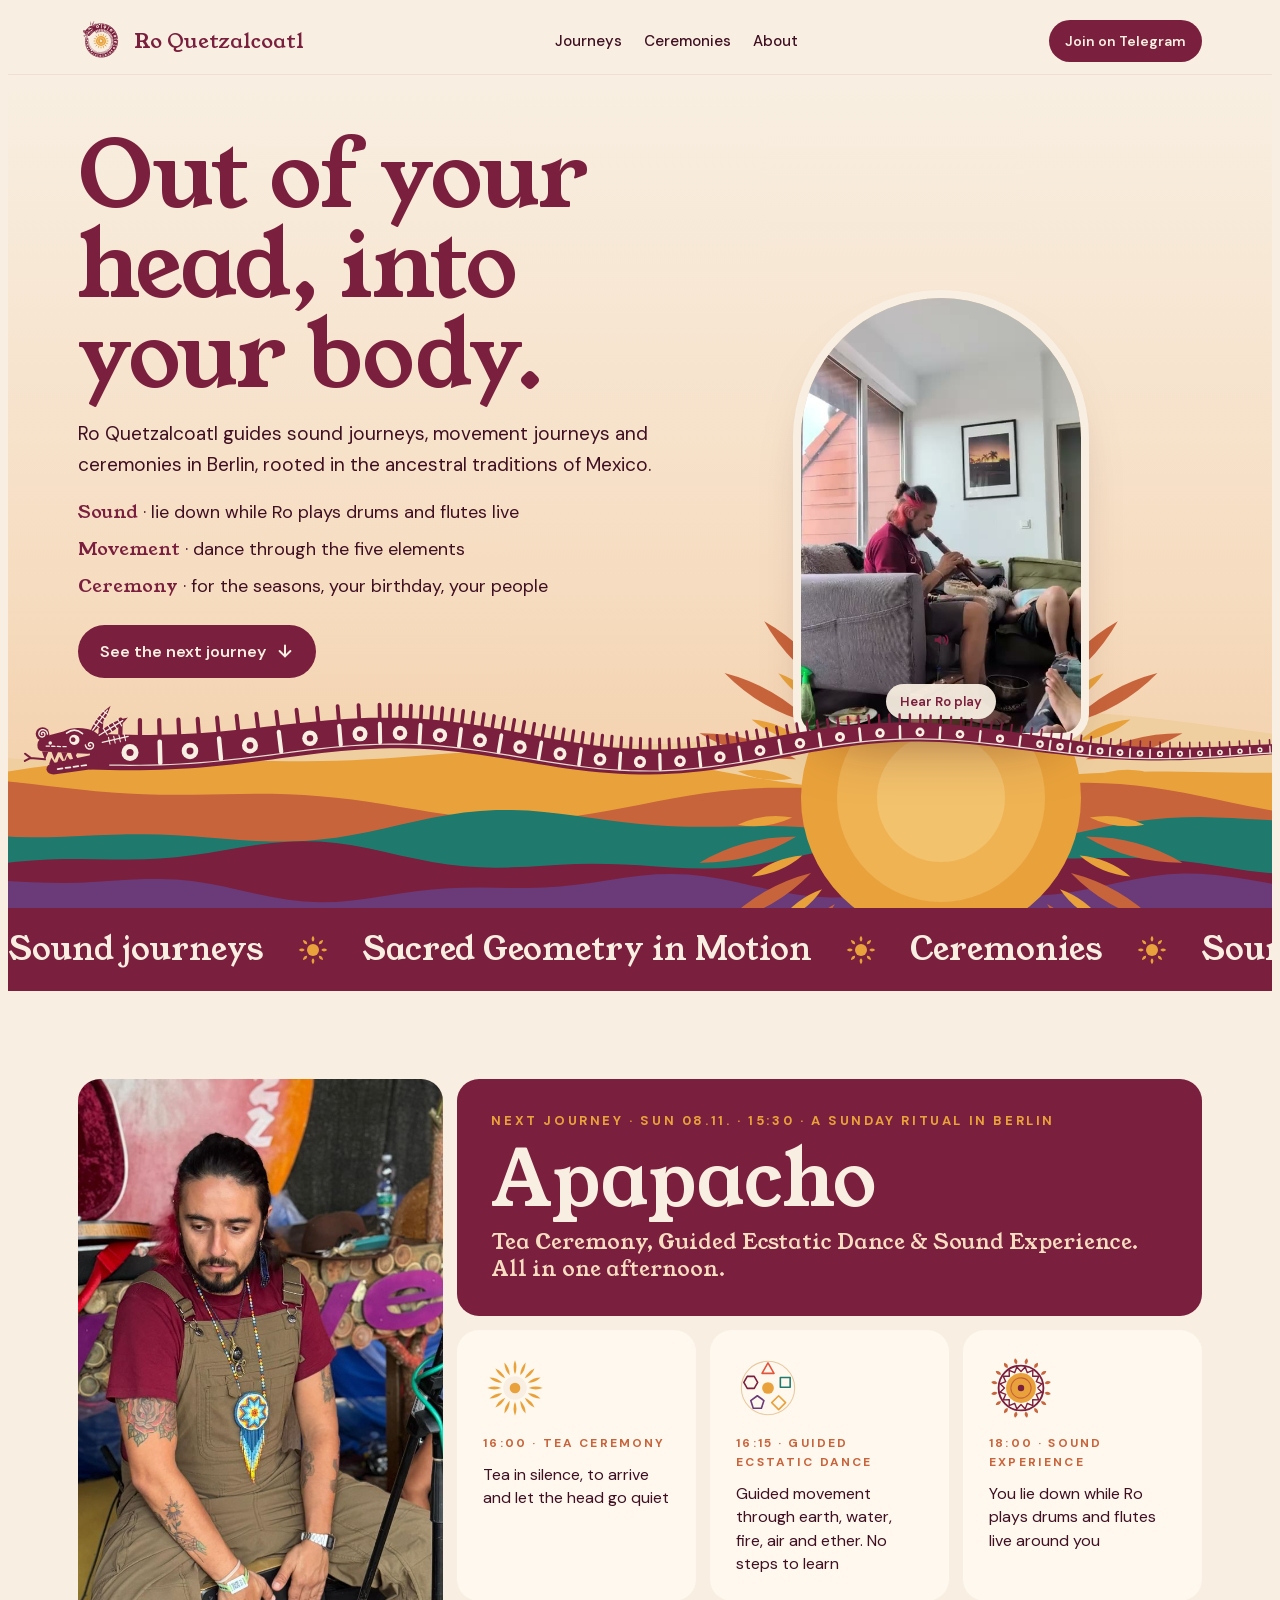
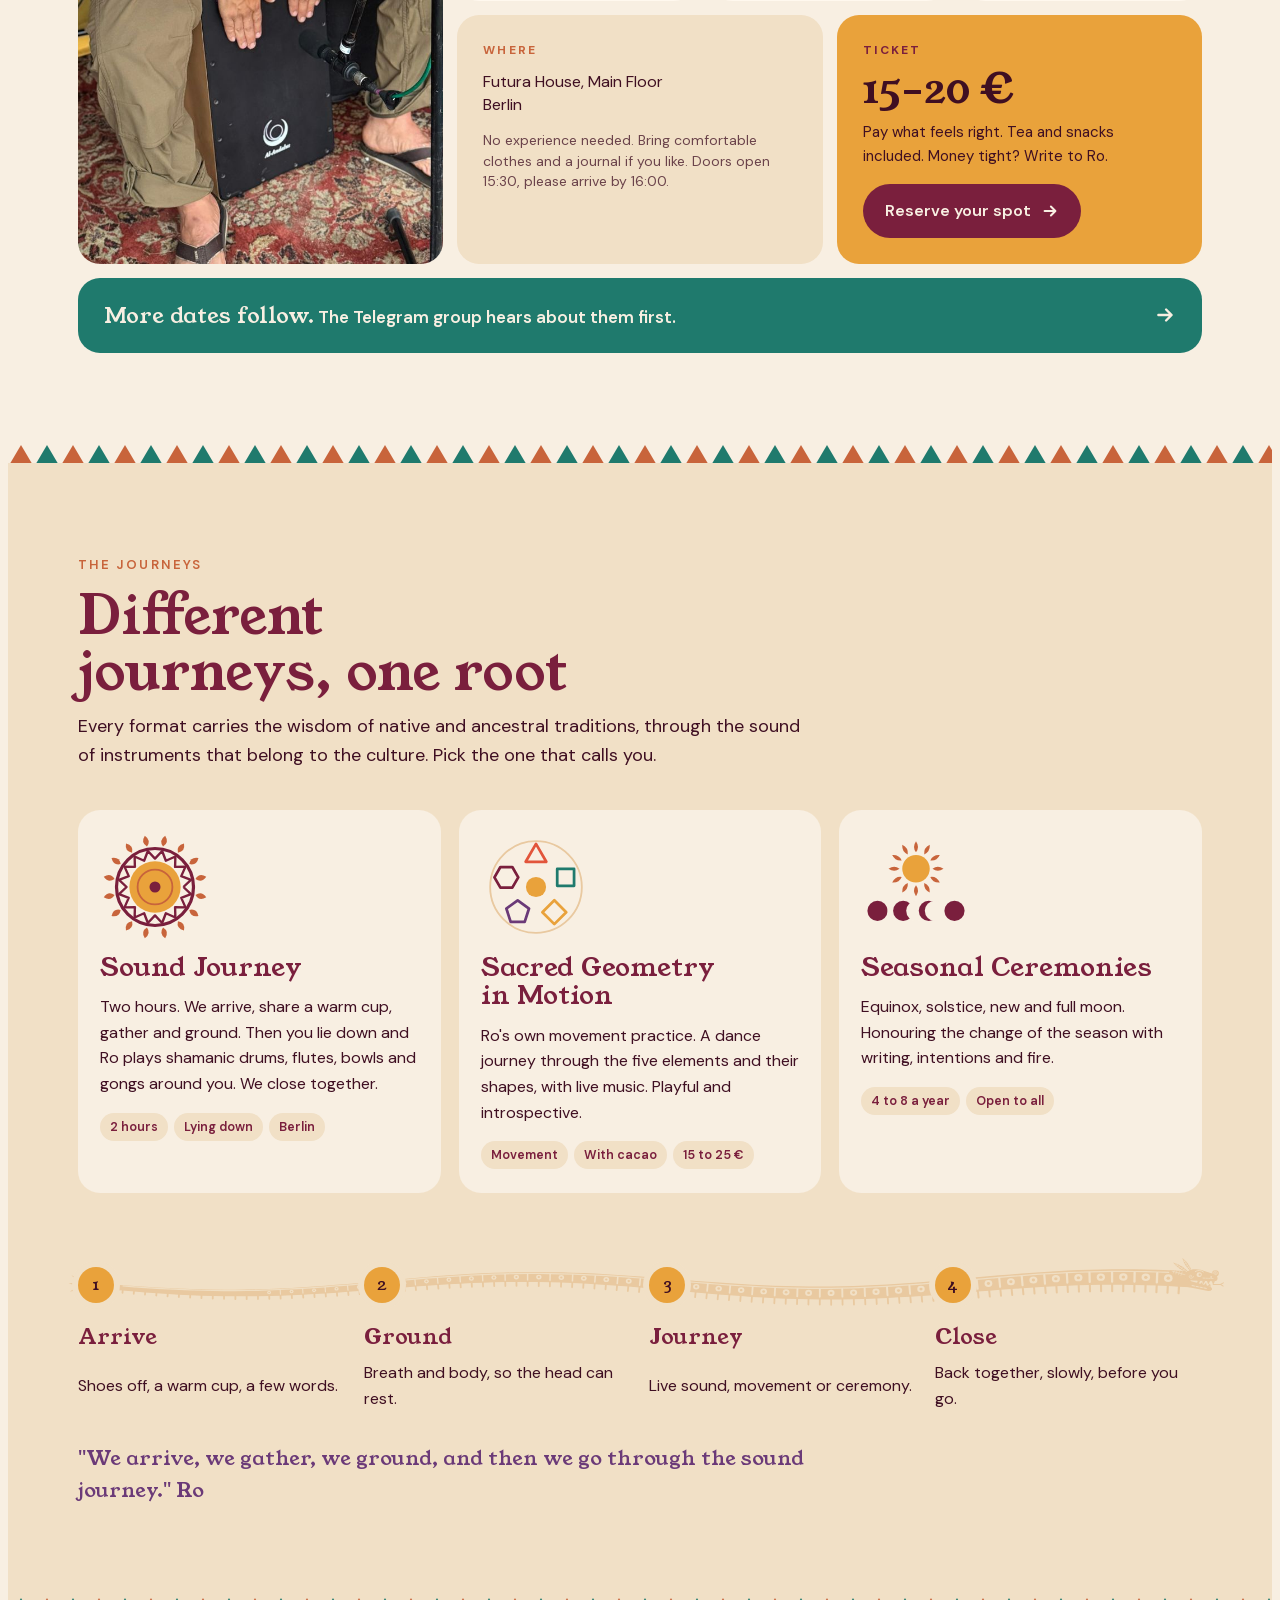
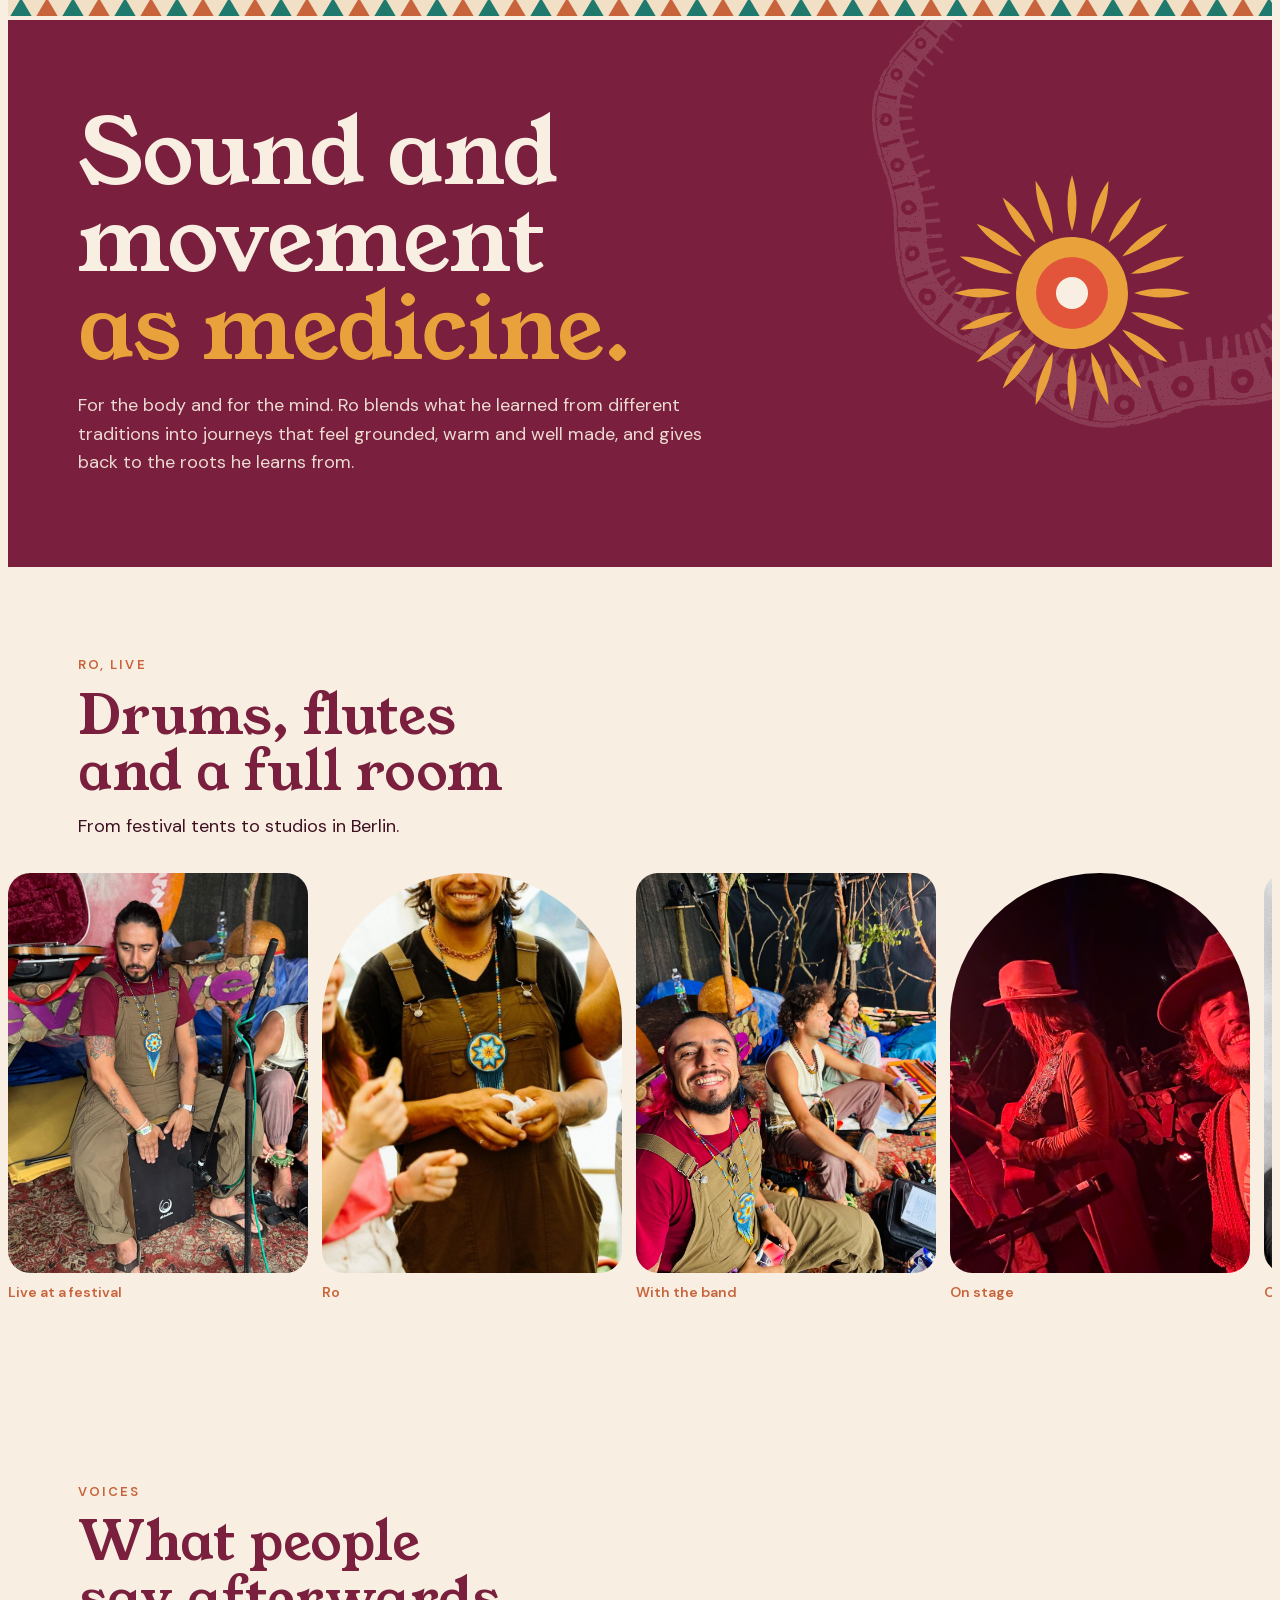
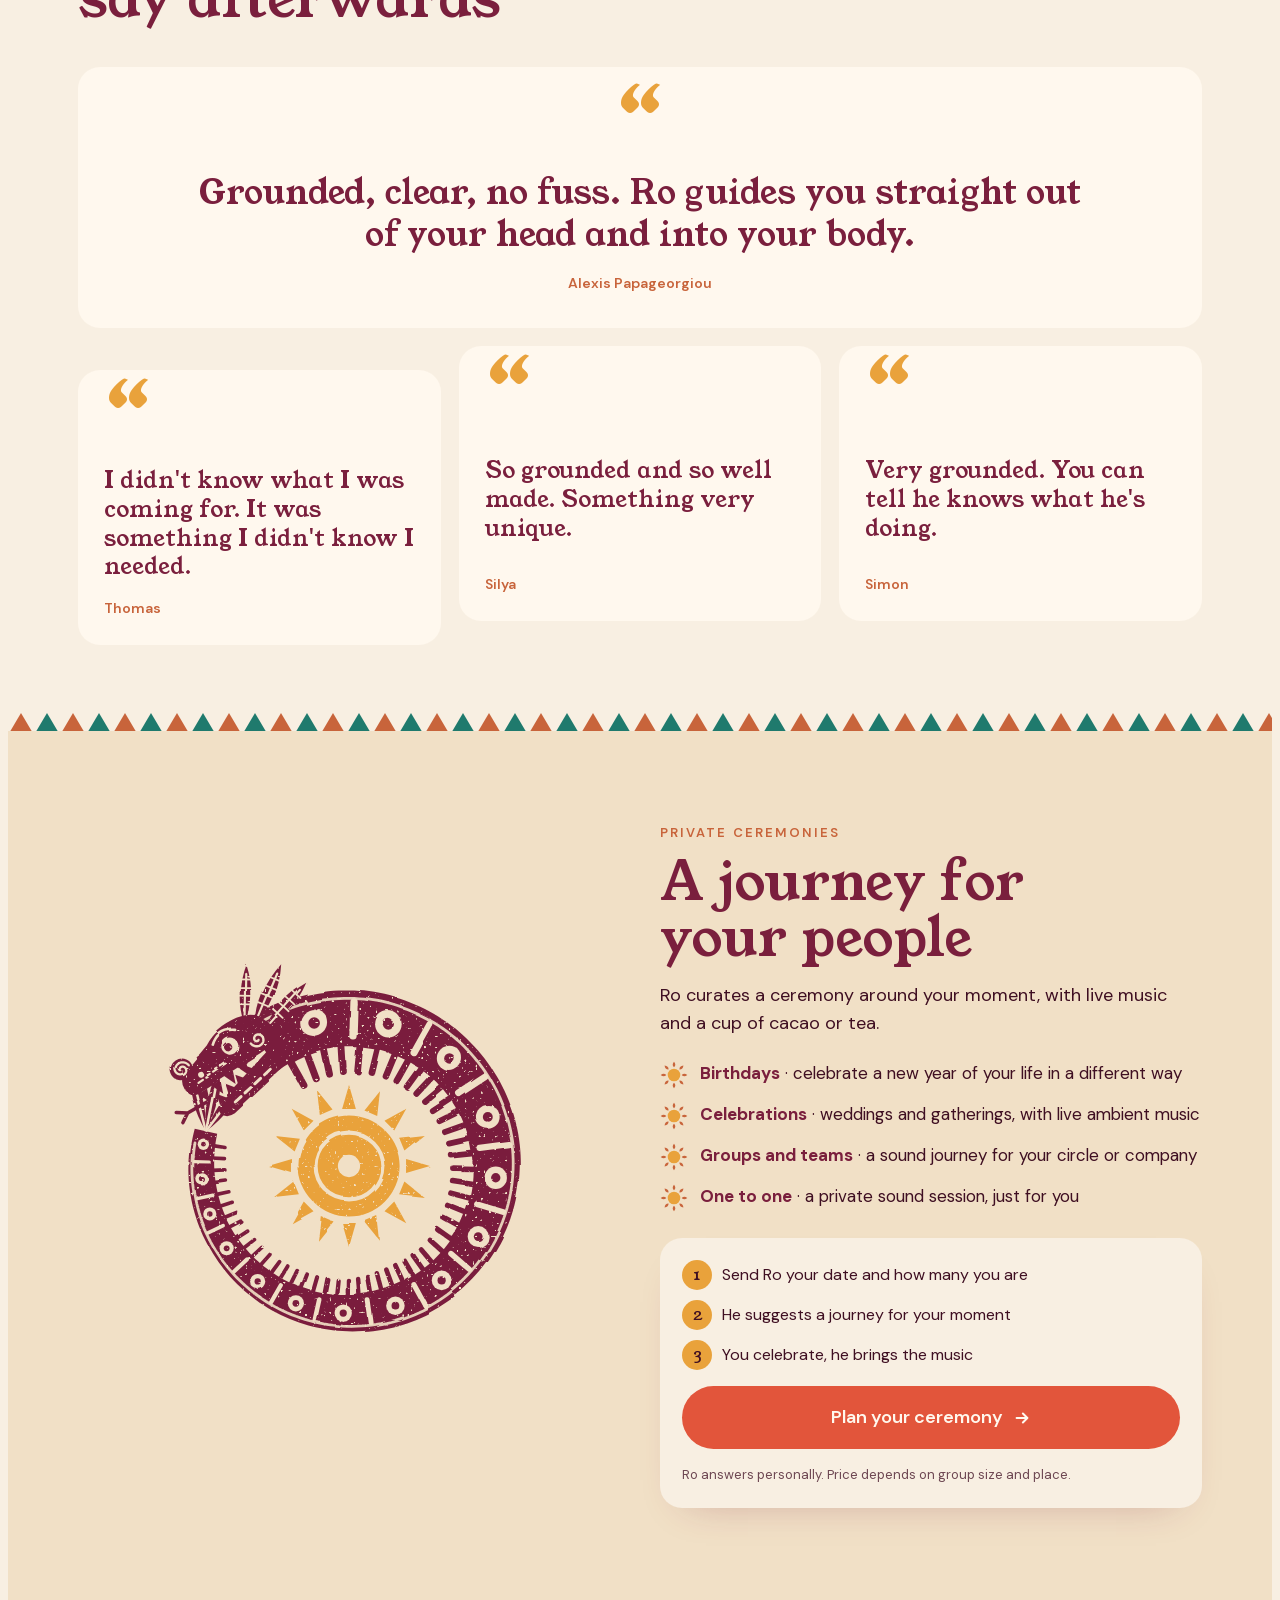
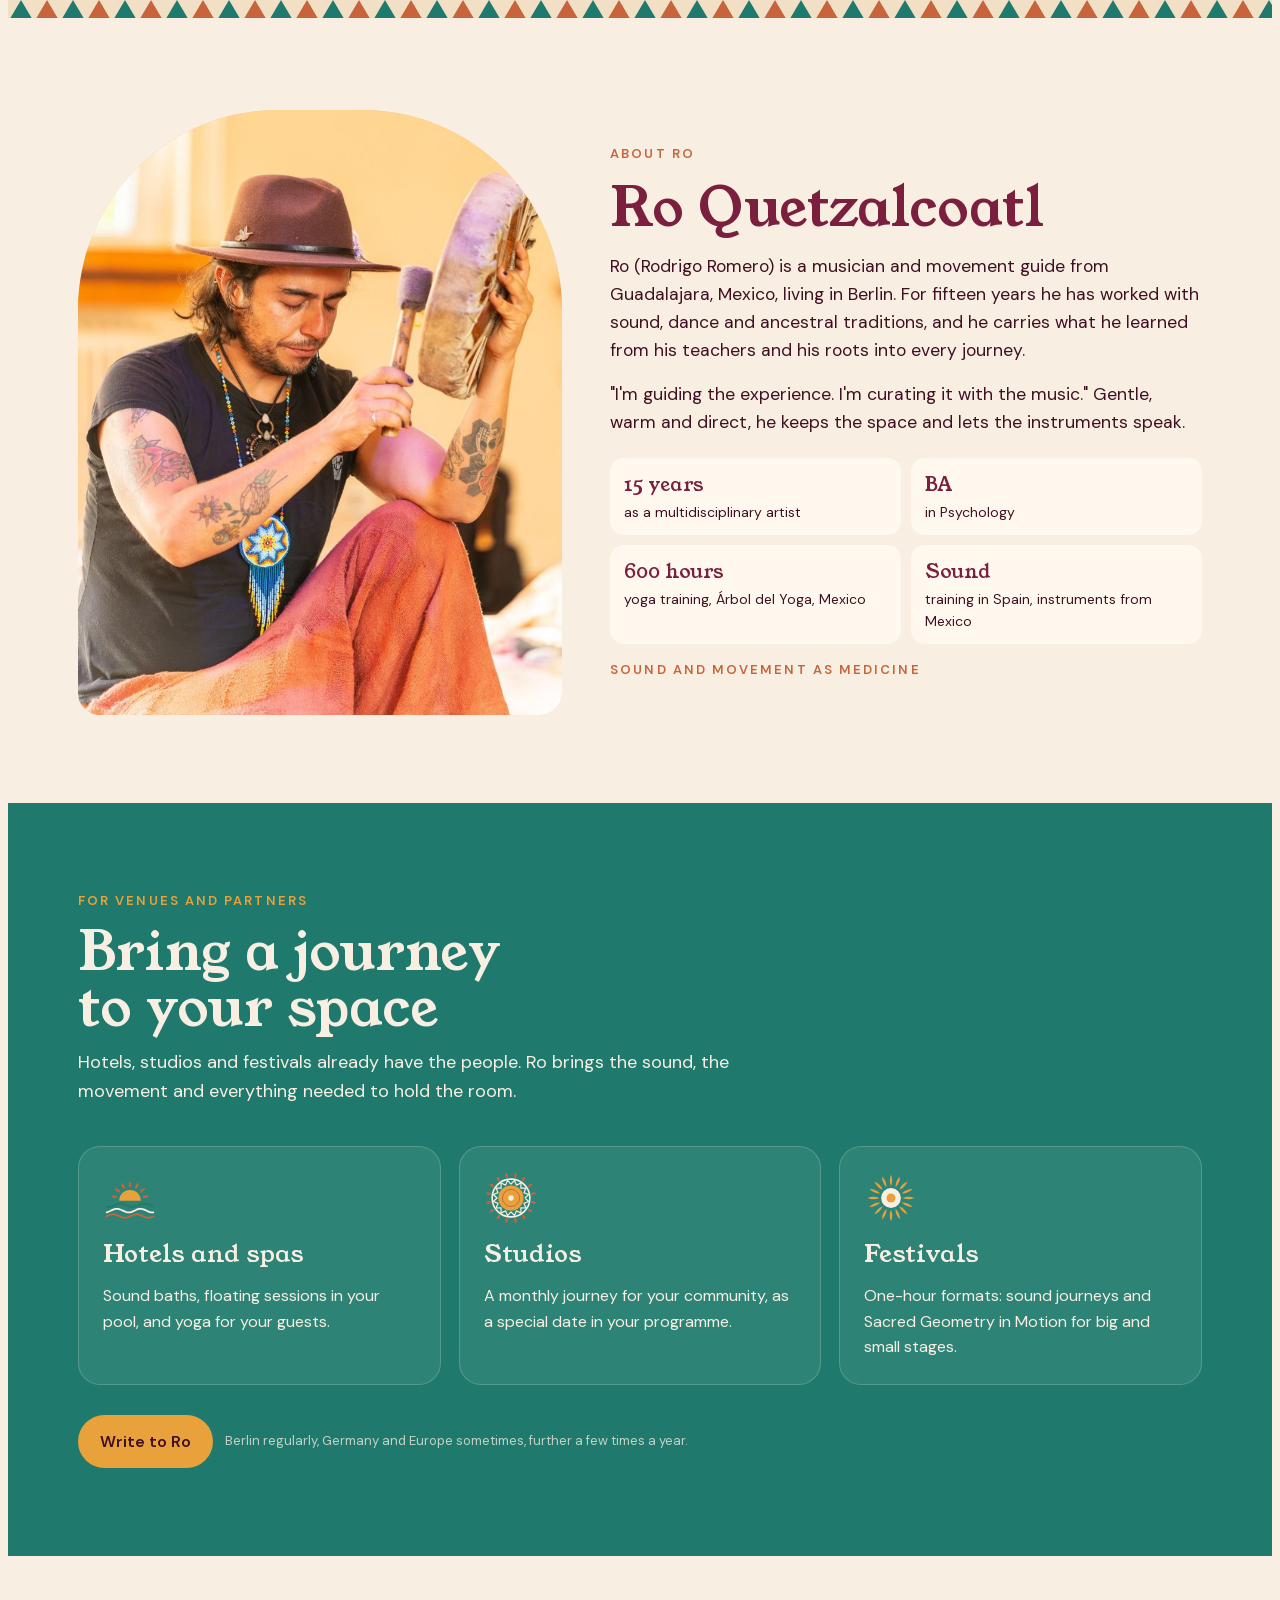
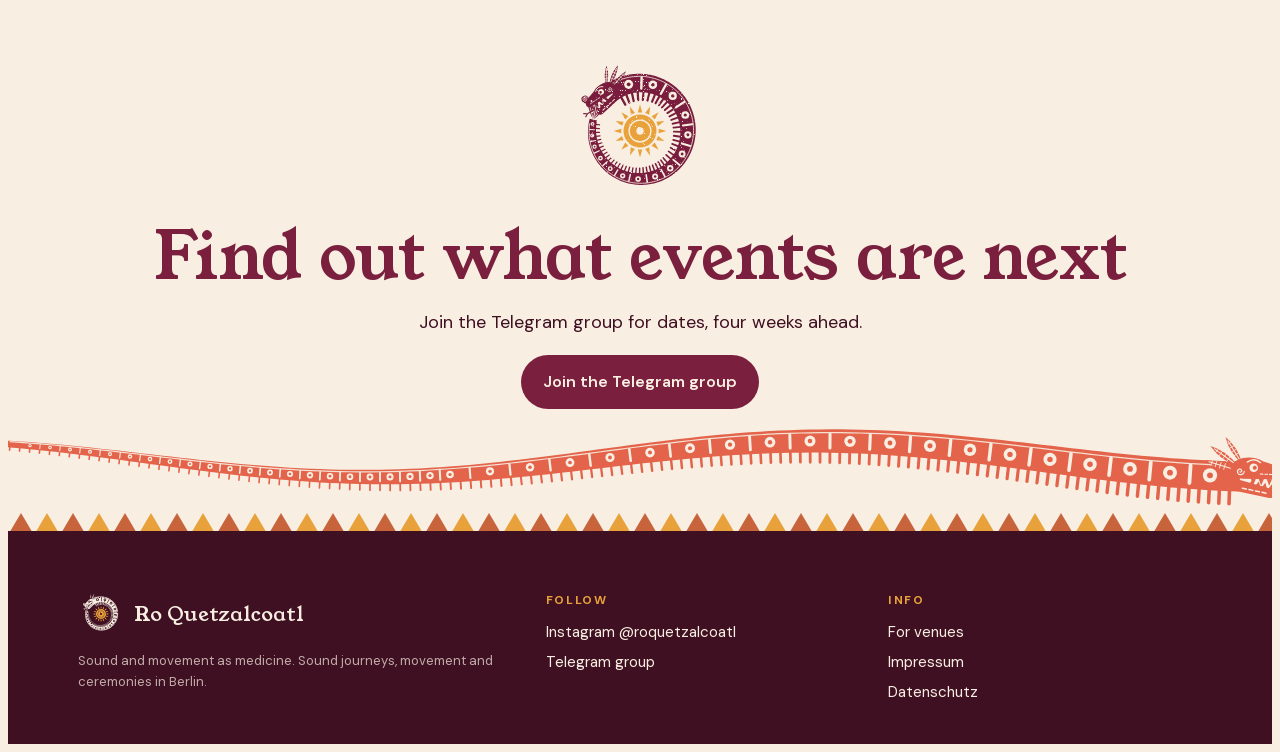
<file: index.html>
<!doctype html>
<html lang="en">
<head>
<meta charset="utf-8">
<meta name="viewport" content="width=device-width, initial-scale=1, viewport-fit=cover">
<meta name="robots" content="index, follow">
<meta name="description" content="Sound journeys, movement and ceremonies rooted in the ancestral traditions of Mexico, guided by Ro Quetzalcoatl in Berlin.">
<title>Ro Quetzalcoatl Website</title>
<link rel="stylesheet" href="fonts/fonts.css">
<style>
/* Layout: one long warm page. Desert sunrise hero with the logo dragon living on the horizon, tile bands between sections, burgundy statement band, stamp-like cards. Single light look on purpose (Desierto). */
:root {
  --cream: #f8efe2;
  --sand: #f1e0c6;
  --dune: #e9c9a0;
  --marigold: #e9a23b;
  --terracotta: #c8643b;
  --coral: #e2553b;
  --burgundy: #7a1f3d;
  --purple: #6b3a78;
  --teal: #1f7a6d;
  --ink: #3f0f22;
  --display: "Young Serif", Georgia, "Times New Roman", serif;
  --body: "DM Sans", system-ui, -apple-system, "Segoe UI", sans-serif;
  --radius: 22px;
  color-scheme: light;
}
* { box-sizing: border-box; }
html { scroll-behavior: smooth; }
@media (prefers-reduced-motion: reduce) { html { scroll-behavior: auto; } }
body { background: var(--cream); color: var(--ink); font-family: var(--body); font-size: 16px; line-height: 1.6; overflow-x: hidden; }
body::before { content: ""; position: fixed; inset: 0 0 auto; height: env(safe-area-inset-top, 0px); z-index: 30; background: var(--cream); }
h1, h2, h3 { font-family: var(--display); font-weight: 400; margin: 0; text-wrap: balance; color: var(--burgundy); }
p { margin: 0; }
a { color: inherit; }
img { display: block; max-width: 100%; }
:focus-visible { outline: 3px solid var(--teal); outline-offset: 3px; border-radius: 6px; }
.wrap { max-width: 1160px; margin: 0 auto; padding-left: max(18px, env(safe-area-inset-left, 0px)); padding-right: max(18px, env(safe-area-inset-right, 0px)); }
.kicker { font-size: 13px; font-weight: 600; letter-spacing: .16em; text-transform: uppercase; color: var(--terracotta); }
.btn { display: inline-flex; align-items: center; gap: 10px; font-family: var(--body); font-weight: 600; font-size: 16px; text-decoration: none; padding: 14px 22px; border-radius: 999px; background: var(--burgundy); color: var(--cream); border: 0; cursor: pointer; transition: transform .2s, background .2s; }
.btn:hover { background: #651832; transform: translateY(-2px); }
.btn.ghost { background: transparent; color: var(--burgundy); box-shadow: inset 0 0 0 2px var(--burgundy); }
.btn.ghost:hover { background: var(--burgundy); color: var(--cream); }
.btn.sun { background: var(--marigold); color: var(--ink); }
.btn svg { width: 18px; height: 18px; }
.ph { position: absolute; left: 10px; bottom: 10px; font-size: 11px; font-weight: 600; letter-spacing: .06em; text-transform: uppercase; background: rgba(248,239,226,.9); color: var(--burgundy); padding: 3px 8px; border-radius: 999px; }
.note { font-size: 13px; opacity: .75; }

/* Draft strip + nav */
.draft { background: var(--ink); color: var(--cream); font-size: 12.5px; text-align: center; padding-block: 6px; }
.draft .wrap { display: flex; justify-content: center; gap: 6px 14px; flex-wrap: wrap; }
.nav { position: sticky; top: env(safe-area-inset-top, 0px); z-index: 20; background: rgba(248,239,226,.92); backdrop-filter: blur(10px); -webkit-backdrop-filter: blur(10px); border-bottom: 1px solid #7a1f3d14; }
.nav .wrap { display: flex; align-items: center; justify-content: space-between; gap: 16px; padding-block: 10px; }
.brand { display: flex; align-items: center; gap: 10px; text-decoration: none; }
.brand svg { width: 46px; height: 46px; }
.brand b { font-family: var(--display); font-weight: 400; font-size: 20px; color: var(--burgundy); line-height: 1; }
.links { display: flex; gap: 22px; font-size: 15px; font-weight: 500; }
.links a { text-decoration: none; }
.links a:hover { color: var(--terracotta); }
.nav .btn { padding: 10px 16px; font-size: 14px; }
@media (max-width: 860px) { .links { display: none; } }
@media (max-width: 440px) { .brand b { font-size: 17px; } .brand svg { width: 34px; height: 34px; } .nav .btn { padding: 9px 12px; font-size: 13px; } }

/* Hero */
.hero { position: relative; overflow: hidden; background: linear-gradient(180deg, #f8efe2 0%, #f6dcc0 62%, #f1caa0 100%); }
.hero .wrap { position: relative; z-index: 2; display: grid; grid-template-columns: minmax(0, 1.05fr) minmax(0, .95fr); gap: 24px; align-items: center; padding-block: 56px 0; min-height: 640px; }
.hero-copy { display: grid; gap: 18px; align-content: center; padding-bottom: 230px; }
.hero h1 { font-size: clamp(44px, 7.4vw, 92px); line-height: .98; letter-spacing: -.01em; }
.hero .sub { font-size: clamp(17px, 1.6vw, 19px); max-width: 34em; }
.hero .three { list-style: none; margin: 0; padding: 0; display: grid; gap: 8px; font-size: clamp(16px, 1.5vw, 18px); }
.hero .three b { font-family: var(--display); font-weight: 400; color: var(--burgundy); }
.hero .ctas { display: flex; flex-wrap: wrap; gap: 12px; margin-top: 6px; }
.sunbox { position: relative; align-self: end; height: 100%; min-height: 420px; }
.sunbox svg { position: absolute; left: 50%; bottom: 70px; width: min(560px, 120%); transform: translateX(-50%); overflow: visible; }
.rays { transform-origin: 280px 300px; animation: spin 80s linear infinite; }
.sun-rise { animation: rise 2.4s cubic-bezier(.2,.7,.2,1) both; }
@keyframes spin { to { transform: rotate(360deg); } }
@keyframes rise { from { transform: translateY(40px); } to { transform: translateY(0); } }
.dunes { position: absolute; left: 0; right: 0; bottom: 0; height: 230px; z-index: 1; pointer-events: none; }
.dunes svg { width: 100%; height: 100%; display: block; }
.horizon { position: absolute; left: 0; right: 0; bottom: 118px; height: 90px; z-index: 3; pointer-events: none; }
.horizon svg { width: 100%; height: 100%; display: block; overflow: visible; }
@media (max-width: 860px) {
  .hero .wrap { grid-template-columns: 1fr; min-height: 0; padding-block: 36px 0; }
  .hero-copy { padding-bottom: 0; }
  .sunbox { min-height: 300px; }
  .sunbox svg { bottom: 40px; width: 420px; }
  .horizon { bottom: 92px; height: 70px; }
  .dunes { height: 170px; }
}

/* Bands */
.zig { height: 26px; display: block; width: 100%; }
.marquee { background: var(--burgundy); color: var(--cream); overflow: hidden; padding-block: 16px; }
.marquee .track { display: flex; width: max-content; gap: 34px; animation: slide 38s linear infinite; font-family: var(--display); font-size: clamp(22px, 3vw, 32px); white-space: nowrap; align-items: center; }
.marquee .track span { display: inline-flex; align-items: center; gap: 34px; }
.marquee svg { width: 30px; height: 30px; flex: none; }
@keyframes slide { to { transform: translateX(-50%); } }

/* Sections */
section { scroll-margin-top: 70px; }
.sec { padding-block: 88px; }
.sec-head { display: grid; gap: 12px; max-width: 46em; margin-bottom: 40px; }
.sec-head h2 { font-size: clamp(34px, 4.6vw, 54px); line-height: 1.04; }
.sec-head p { font-size: 18px; }

/* Next journeys */
.dates { display: grid; grid-template-columns: repeat(3, minmax(0, 1fr)); gap: 18px; }
.date-card { background: #fff8ee; border-radius: var(--radius); padding: 22px; display: grid; grid-template-rows: auto 1fr auto; gap: 16px; box-shadow: 0 1px 0 #7a1f3d14, 0 18px 40px -26px #7a1f3d55; transition: transform .25s; }
.date-card:hover { transform: translateY(-4px) rotate(-.4deg); }
.date-top { display: flex; gap: 14px; align-items: center; }
.datebox { width: 74px; height: 80px; border-radius: 14px; background: var(--marigold); display: grid; place-items: center; text-align: center; line-height: 1; flex: none; }
.datebox b { font-family: var(--display); font-weight: 400; font-size: 30px; color: var(--ink); display: block; }
.datebox small { font-size: 11px; font-weight: 700; letter-spacing: .1em; text-transform: uppercase; }
.datebox.tbd { background: var(--dune); }
.datebox.tbd b { font-size: 18px; }
.date-card h3 { font-size: 23px; line-height: 1.15; }
.meta { display: flex; flex-wrap: wrap; gap: 6px 14px; font-size: 14px; color: var(--terracotta); font-weight: 600; }
.date-card .btn { justify-self: start; padding: 10px 16px; font-size: 14px; }
.bento { display: grid; grid-template-columns: repeat(9, minmax(0, 1fr)); gap: 14px; }
.bento > * { border-radius: var(--radius); padding: 26px; display: grid; align-content: start; gap: 10px; min-width: 0; }
.b-photo { grid-column: 1 / 4; grid-row: 1 / 4; padding: 0; overflow: hidden; min-height: 420px; display: block; position: relative; }
.b-photo img { position: absolute; inset: 0; width: 100%; height: 100%; object-fit: cover; object-position: 50% 22%; display: block; }
.b-title { grid-column: 4 / 10; background: var(--burgundy); color: var(--cream); padding: 32px 34px; gap: 12px; }
.b-title .event-when { color: var(--marigold); }
.b-title h3 { font-size: clamp(48px, 6vw, 78px); line-height: .95; letter-spacing: .02em; color: var(--cream); }
.b-title .event-sub { font-family: var(--display); font-size: 21px; line-height: 1.3; color: #f6dcc0; margin: 0; }
.b-part { background: #fff8ee; grid-column: span 2; }
.b-part svg { width: 64px; height: 64px; margin-bottom: 4px; }
.b-label { font-size: 12px; font-weight: 700; letter-spacing: .18em; text-transform: uppercase; color: var(--terracotta); }
.b-part p, .b-where p { margin: 0; font-size: 16px; line-height: 1.45; }
.b-where { grid-column: 4 / 7; background: var(--sand); }
.b-where .note { font-size: 14px; margin-top: 4px; }
.b-ticket { grid-column: 7 / 10; background: var(--marigold); color: var(--ink); }
.b-ticket .b-label { color: var(--burgundy); }
.b-ticket b { font-family: var(--display); font-weight: 400; font-size: 40px; line-height: 1; }
.b-ticket span.s { font-size: 15px; }
.b-ticket .btn { justify-self: start; margin-top: 6px; }
.b-tg { grid-column: 1 / 10; background: var(--teal); color: var(--cream); padding: 20px 26px; display: flex; align-items: center; justify-content: space-between; gap: 16px; text-decoration: none; font-weight: 600; font-size: 17px; }
.b-tg b { font-family: var(--display); font-weight: 400; font-size: 22px; }
.b-tg svg { width: 22px; height: 22px; flex: none; }
.event-when { font-size: 13px; font-weight: 700; letter-spacing: .2em; text-transform: uppercase; }
@media (max-width: 860px) { .bento { grid-template-columns: 1fr; } .bento > * { grid-column: 1 / -1 !important; grid-row: auto !important; } .b-photo { min-height: 0; aspect-ratio: 4 / 3; } }
@media (max-width: 900px) { .dates { grid-template-columns: 1fr; } }

/* Journeys */
.journeys { background: var(--sand); }
.jgrid { display: grid; grid-template-columns: repeat(6, minmax(0, 1fr)); gap: 18px; }
.jcard { grid-column: span 2; background: var(--cream); border-radius: var(--radius); padding: 22px 22px 24px; display: grid; gap: 12px; align-content: start; position: relative; overflow: hidden; }
.jcard.wide { grid-column: span 3; }
.jcard .ill { width: 110px; height: 110px; transition: transform .6s cubic-bezier(.2,.7,.2,1); }
.jcard:hover .ill { transform: rotate(-8deg) scale(1.06); }
.jcard h3 { font-size: 26px; line-height: 1.1; }
.jcard .facts { display: flex; flex-wrap: wrap; gap: 6px; margin-top: 4px; }
.jcard .facts span { font-size: 12.5px; font-weight: 600; background: var(--sand); color: var(--burgundy); padding: 4px 10px; border-radius: 999px; }
@media (max-width: 960px) { .jgrid { grid-template-columns: 1fr 1fr; } .jcard, .jcard.wide { grid-column: span 1; } .jcard.last { grid-column: 1 / -1; } }
@media (max-width: 600px) { .jgrid { grid-template-columns: 1fr; } .jcard.last { grid-column: auto; } }

/* Flow */
.flow { display: grid; grid-template-columns: repeat(4, minmax(0, 1fr)); gap: 18px; position: relative; margin-top: 56px; }
.flow-line { position: absolute; left: 0; right: 0; top: 6px; height: 60px; pointer-events: none; }
.flow-line svg { width: 100%; height: 100%; overflow: visible; }
.step { position: relative; z-index: 1; padding-top: 70px; display: grid; gap: 6px; }
.step .dot { position: absolute; top: 18px; left: 0; width: 36px; height: 36px; border-radius: 50%; background: var(--marigold); display: grid; place-items: center; font-family: var(--display); color: var(--ink); box-shadow: 0 0 0 6px var(--sand); }
.step h3 { font-size: 22px; }
.quote-line { margin-top: 30px; font-family: var(--display); font-size: 20px; color: var(--purple); max-width: 40em; }
@media (max-width: 760px) { .flow { grid-template-columns: 1fr 1fr; } .flow-line { display: none; } .step { padding-top: 52px; } .step .dot { top: 4px; } }

/* Statement */
.statement { background: var(--burgundy); color: var(--cream); position: relative; overflow: hidden; }
.statement .wrap { display: grid; grid-template-columns: minmax(0, 1fr) auto; gap: 32px; align-items: center; padding-block: 90px; position: relative; z-index: 1; }
.statement h2 { color: var(--cream); font-size: clamp(42px, 7vw, 96px); line-height: .98; }
.statement h2 em { font-style: normal; color: var(--marigold); }
.statement p { margin-top: 18px; font-size: 18px; max-width: 36em; opacity: .9; }
.pulse { width: 260px; height: 260px; }
.pulse .core { transform-origin: 130px 130px; animation: breathe 6s ease-in-out infinite; }
@keyframes breathe { 50% { transform: scale(1.08); } }
.statement .bgring { position: absolute; right: -180px; top: -180px; width: 620px; opacity: .14; z-index: 0; }
.statement .bgring g { transform-origin: 310px 310px; animation: spin 120s linear infinite reverse; }
@media (max-width: 760px) { .statement .wrap { grid-template-columns: 1fr; } .pulse { width: 180px; height: 180px; } }

/* Hero clip */
#sunrays { position: absolute; inset: 0; }
.clip { position: absolute; left: 50%; bottom: 175px; transform: translateX(-50%); width: 280px; max-width: 70%; aspect-ratio: 9 / 14; margin: 0; border-radius: 160px 160px 22px 22px; overflow: hidden; box-shadow: 0 0 0 8px var(--cream), 0 30px 60px -30px #3f0f2299; z-index: 2; background: var(--dune); }
.clip video { width: 100%; height: 100%; object-fit: cover; display: block; }
.sound { position: absolute; left: 50%; bottom: 14px; transform: translateX(-50%); display: inline-flex; align-items: center; gap: 8px; font: 600 13px var(--body); padding: 9px 14px; border-radius: 999px; border: 0; background: rgba(248,239,226,.94); color: var(--burgundy); cursor: pointer; white-space: nowrap; }
.sound svg { width: 18px; height: 18px; }
.sound[aria-pressed="true"] { background: var(--burgundy); color: var(--cream); }
@media (max-width: 860px) { .sunbox { min-height: 520px; } .clip { width: 230px; bottom: 140px; } }

/* Gallery */
.live { padding-bottom: 72px; }
.live .sec-head { margin-bottom: 28px; }
.gallery { display: flex; gap: 14px; overflow-x: auto; scroll-snap-type: x mandatory; padding: 4px max(18px, env(safe-area-inset-left, 0px)) 18px; scrollbar-width: thin; }
.gallery figure { flex: 0 0 auto; width: clamp(220px, 26vw, 300px); margin: 0; scroll-snap-align: start; display: grid; gap: 8px; }
.gallery img { width: 100%; aspect-ratio: 3 / 4; object-fit: cover; border-radius: var(--radius); }
.gallery figure:nth-child(even) img { border-radius: 150px 150px var(--radius) var(--radius); }
.gallery figcaption { font-size: 14px; font-weight: 600; color: var(--terracotta); }
@media (min-width: 1200px) { .gallery { padding-left: calc((100vw - 1160px) / 2 + 18px); } }

/* Voices */
.voices { display: grid; grid-template-columns: repeat(3, minmax(0, 1fr)); gap: 18px; }
.voice { background: #fff8ee; border-radius: var(--radius); padding: 26px; display: grid; gap: 16px; align-content: space-between; position: relative; }
.voice::before { content: "\201C"; font-family: var(--display); font-size: 90px; line-height: .6; color: var(--marigold); }
.voice blockquote { margin: 0; font-family: var(--display); font-size: 23px; line-height: 1.25; color: var(--burgundy); }
.voice cite { font-style: normal; font-size: 14px; color: var(--terracotta); font-weight: 600; }
.voice.wide { grid-column: 1 / -1; text-align: center; justify-items: center; padding: 34px 26px; }
.voice.wide blockquote { font-size: clamp(24px, 3vw, 34px); max-width: 26em; }
.voice:nth-child(2) { transform: translateY(24px); }
@media (max-width: 860px) { .voices { grid-template-columns: 1fr; } .voice:nth-child(2) { transform: none; } }

/* Ceremonies */
.cer { background: var(--sand); }
.cer .wrap { display: grid; grid-template-columns: minmax(0, 1fr) minmax(0, 1fr); gap: 40px; align-items: center; }
.cer-art { aspect-ratio: 1; max-width: 460px; width: 100%; justify-self: center; }
.cer-art .turn { transform-origin: 200px 200px; animation: spin 60s linear infinite; }
.cer ul { list-style: none; margin: 22px 0 26px; padding: 0; display: grid; gap: 12px; }
.cer li { display: grid; grid-template-columns: 28px 1fr; gap: 12px; align-items: start; font-size: 17px; }
.cer li svg { width: 28px; height: 28px; margin-top: 1px; }
.cer li b { color: var(--burgundy); }
.cer-cta { background: var(--cream); border-radius: var(--radius); padding: 22px; display: grid; gap: 16px; box-shadow: 0 18px 40px -26px #7a1f3d55; }
.cer-cta ol { list-style: none; margin: 0; padding: 0; display: grid; gap: 10px; }
.cer-cta li { display: grid; grid-template-columns: 30px 1fr; gap: 10px; align-items: center; font-size: 16px; }
.cer-cta li b { width: 30px; height: 30px; border-radius: 50%; background: var(--marigold); display: grid; place-items: center; font-family: var(--display); font-weight: 400; color: var(--ink); }
.btn.big { justify-content: center; font-size: 18px; padding: 17px 26px; background: var(--coral); color: #fff8ee; }
.btn.big:hover { background: var(--terracotta); }
@media (max-width: 860px) { .cer .wrap { grid-template-columns: 1fr; } }

/* About */
.about .wrap { display: grid; grid-template-columns: minmax(0, .9fr) minmax(0, 1.1fr); gap: 48px; align-items: center; }
.portrait { position: relative; border-radius: 200px 200px var(--radius) var(--radius); overflow: hidden; aspect-ratio: 4 / 5; background: var(--dune); }
.portrait img { width: 100%; height: 100%; object-fit: cover; object-position: 50% 100%; transform: scale(1.15); transform-origin: 12% 100%; }
.about-copy { display: grid; gap: 16px; }
.about-copy p { font-size: 17.5px; }
.creds { display: grid; grid-template-columns: 1fr 1fr; gap: 10px; margin-top: 6px; }
.creds div { background: #fff8ee; border-radius: 14px; padding: 12px 14px; font-size: 14px; }
.creds b { display: block; font-family: var(--display); font-weight: 400; font-size: 19px; color: var(--burgundy); }
@media (max-width: 860px) { .about .wrap { grid-template-columns: 1fr; } .portrait { max-width: 420px; } }

/* Venues */
.venues { background: var(--teal); color: var(--cream); }
.venues .sec-head h2, .venues h3 { color: var(--cream); }
.vgrid { display: grid; grid-template-columns: repeat(3, minmax(0, 1fr)); gap: 18px; }
.vcard { background: #ffffff12; border: 1px solid #f8efe233; border-radius: var(--radius); padding: 24px; display: grid; gap: 10px; align-content: start; }
.vcard svg { width: 54px; height: 54px; }
.vcard h3 { font-size: 24px; }
.pdf { display: inline-flex; align-items: center; gap: 8px; font-weight: 600; font-size: 14px; margin-top: 6px; color: var(--marigold); }
.venues .ctas { margin-top: 30px; display: flex; flex-wrap: wrap; gap: 12px; align-items: center; }
@media (max-width: 860px) { .vgrid { grid-template-columns: 1fr; } }

/* Signup */
.signup { text-align: center; position: relative; overflow: hidden; }
.signup .wrap { display: grid; justify-items: center; gap: 18px; padding-block: 100px; position: relative; z-index: 1; }
.signup h2 { font-size: clamp(38px, 5.4vw, 66px); line-height: 1; }
.signup p { font-size: 18px; max-width: 32em; }
.form { display: flex; flex-wrap: wrap; gap: 10px; justify-content: center; margin-top: 8px; width: 100%; max-width: 520px; }
.form input { flex: 1 1 240px; min-width: 0; font: inherit; padding: 14px 18px; border-radius: 999px; border: 2px solid var(--dune); background: #fff8ee; color: var(--ink); }
.form input:focus { outline: none; border-color: var(--burgundy); }
.form-msg { font-size: 14px; color: var(--teal); font-weight: 600; min-height: 1.4em; }
.or { font-size: 13px; letter-spacing: .14em; text-transform: uppercase; color: var(--terracotta); font-weight: 700; }
.signup .snake { position: absolute; left: 0; right: 0; bottom: 0; height: 120px; opacity: .9; }
.signup .snake svg { width: 100%; height: 100%; }

/* Footer */
footer { background: var(--ink); color: var(--cream); }
footer .wrap { display: grid; grid-template-columns: minmax(0, 1.4fr) repeat(2, minmax(0, 1fr)); gap: 28px; padding-block: 56px 40px; }
footer .brand b { color: var(--cream); }
footer h4 { margin: 0 0 10px; font-size: 12px; letter-spacing: .14em; text-transform: uppercase; color: var(--marigold); }
footer ul { list-style: none; margin: 0; padding: 0; display: grid; gap: 6px; font-size: 15px; }
footer a { text-decoration: none; }
footer a:hover { color: var(--marigold); }
footer .small { font-size: 13px; opacity: .7; margin-top: 14px; }
@media (max-width: 760px) { footer .wrap { grid-template-columns: 1fr; } }

/* Reveal: content is visible at rest; it only drifts up a little when it comes into view. */
.rv { transition: transform .9s cubic-bezier(.2,.7,.2,1); }
.js .rv:not(.in) { transform: translateY(22px); }
@media (prefers-reduced-motion: reduce) {
  .rays, .sun-rise, .marquee .track, .pulse .core, .statement .bgring g, .cer-art .turn { animation: none !important; }
  .js .rv:not(.in) { transform: none; }
}
</style>
</head>
<body>

<!-- Draft banner, off since launch v1:
<div class="draft"><div class="wrap"><b>Draft v3 · 30.10.2026</b><span>Photos and video: Ro's own · logo chosen, final drawing follows</span></div></div>
-->

<header class="nav">
  <div class="wrap">
    <a class="brand" href="#top" aria-label="Ro Quetzalcoatl, home"><span data-mark="logo"></span><b>Ro Quetzalcoatl</b></a>
    <nav class="links" aria-label="Main"><a href="#journeys">Journeys</a><a href="#ceremonies">Ceremonies</a><a href="#about">About</a></nav>
    <a class="btn" href="https://t.me/ooyhcommunity" target="_blank" rel="noopener">Join on Telegram</a>
  </div>
</header>

<main id="top">
  <section class="hero" aria-labelledby="hero-title">
    <div class="wrap">
      <div class="hero-copy">
        <h1 id="hero-title">Out of your head, into your body.</h1>
        <p class="sub">Ro Quetzalcoatl guides sound journeys, movement journeys and ceremonies in Berlin, rooted in the ancestral traditions of Mexico.</p>
        <ul class="three">
          <li><b>Sound</b> · lie down while Ro plays drums and flutes live</li>
          <li><b>Movement</b> · dance through the five elements</li>
          <li><b>Ceremony</b> · for the seasons, your birthday, your people</li>
        </ul>
        <div class="ctas"><a class="btn" href="#next">See the next journey <svg viewBox="0 0 20 20" aria-hidden="true"><path d="M10 4v12M4 10l6 6 6-6" fill="none" stroke="currentColor" stroke-width="2.2" stroke-linecap="round" stroke-linejoin="round"/></svg></a></div>
      </div>
      <div class="sunbox" id="sunbox">
        <div id="sunrays" aria-hidden="true"></div>
        <figure class="clip">
          <video id="herovid" src="img/ro-flute.mp4" poster="img/ro-flute-poster.jpg" autoplay muted loop playsinline preload="metadata" aria-label="Ro playing the flute while people rest during a sound journey"></video>
          <button class="sound" id="soundbtn" type="button" aria-pressed="false"><svg viewBox="0 0 20 20" aria-hidden="true"><path d="M3 8h3l4-3v10l-4-3H3z" fill="currentColor"/><path d="M13 7a4 4 0 0 1 0 6M15.5 5a7 7 0 0 1 0 10" fill="none" stroke="currentColor" stroke-width="1.8" stroke-linecap="round"/></svg><span>Hear Ro play</span></button>
        </figure>
      </div>
    </div>
    <div class="horizon" aria-hidden="true" id="horizon"></div>
    <div class="dunes" aria-hidden="true" id="dunes"></div>
  </section>

  <div class="marquee" aria-hidden="true"><div class="track" id="marquee"></div></div>

  <section class="sec" id="next" aria-labelledby="next-title">
    <div class="wrap">
      <div class="bento">
        <div class="b-photo rv"><img src="img/ro-cajon.jpg" alt="Ro playing live" loading="lazy"></div>
        <div class="b-title rv">
          <p class="event-when">Next journey · Sun 08.11. · 15:30 · A Sunday ritual in Berlin</p>
          <h3 id="next-title">Apapacho</h3>
          <p class="event-sub">Tea Ceremony, Guided Ecstatic Dance &amp; Sound Experience. All in one afternoon.</p>
        </div>
        <div class="b-part rv"><svg viewBox="0 0 120 120" data-ill="sun" aria-hidden="true"></svg><span class="b-label">16:00 · Tea Ceremony</span><p>Tea in silence, to arrive and let the head go quiet</p></div>
        <div class="b-part rv"><svg viewBox="0 0 120 120" data-ill="solids" aria-hidden="true"></svg><span class="b-label">16:15 · Guided Ecstatic Dance</span><p>Guided movement through earth, water, fire, air and ether. No steps to learn</p></div>
        <div class="b-part rv"><svg viewBox="0 0 120 120" data-ill="drum" aria-hidden="true"></svg><span class="b-label">18:00 · Sound Experience</span><p>You lie down while Ro plays drums and flutes live around you</p></div>
        <div class="b-where rv"><span class="b-label">Where</span><p>Futura House, Main Floor<br>Berlin</p><p class="note">No experience needed. Bring comfortable clothes and a journal if you like. Doors open 15:30, please arrive by 16:00.</p></div>
        <div class="b-ticket rv"><span class="b-label">Ticket</span><b>15–20 €</b><span class="s">Pay what feels right. Tea and snacks included. Money tight? Write to Ro.</span><a class="btn" href="mailto:ro.govindamx@gmail.com?subject=Apapacho%2008.11.">Reserve your spot <svg viewBox="0 0 20 20" aria-hidden="true"><path d="M4 10h11M11 5l5 5-5 5" fill="none" stroke="currentColor" stroke-width="2.2" stroke-linecap="round" stroke-linejoin="round"/></svg></a></div>
        <a class="b-tg rv" href="https://t.me/ooyhcommunity" target="_blank" rel="noopener"><span><b>More dates follow.</b> The Telegram group hears about them first.</span><svg viewBox="0 0 20 20" aria-hidden="true"><path d="M4 10h11M11 5l5 5-5 5" fill="none" stroke="currentColor" stroke-width="2.2" stroke-linecap="round" stroke-linejoin="round"/></svg></a>
      </div>
      </div>
      <!-- Event template (last used for Apapacho, 22.10.2026). Copy back in for the next date with tickets:
      <div class="bento">
        <div class="b-photo rv"><img src="img/ro-cajon.jpg" alt="Ro playing live" loading="lazy"></div>
        <div class="b-title rv">
          <p class="event-when">Next journey · Thursday 22 October · 19:00 to 22:00</p>
          <h3 id="next-title">Apapacho</h3>
          <p class="event-sub">A curated journey with tea, dance and sound</p>
        </div>
        <div class="b-part rv"><svg viewBox="0 0 120 120" data-ill="sun" aria-hidden="true"></svg><span class="b-label">Opening</span><p>A tea ceremony to arrive and open the heart</p></div>
        <div class="b-part rv"><svg viewBox="0 0 120 120" data-ill="solids" aria-hidden="true"></svg><span class="b-label">Journey</span><p>Guided movement through the five elements: earth, water, fire, air and ether</p></div>
        <div class="b-part rv"><svg viewBox="0 0 120 120" data-ill="drum" aria-hidden="true"></svg><span class="b-label">Closing</span><p>An ancestral sound journey into deep rest</p></div>
        <div class="b-where rv"><span class="b-label">Where</span><p>Initiative der heilenden Künste<br>Bethanien Südflügel, Mariannenplatz 2a, Kreuzberg</p><p class="note">Bring comfortable clothes, a journal if you like, and an open heart. Spaces are limited to keep the circle intimate.</p></div>
        <div class="b-ticket rv"><span class="b-label">Ticket</span><b>€25</b><span class="s">suggested, from €20</span><a class="btn" href="https://luma.com/hm8tv1ht" target="_blank" rel="noopener">Get tickets <svg viewBox="0 0 20 20" aria-hidden="true"><path d="M4 10h11M11 5l5 5-5 5" fill="none" stroke="currentColor" stroke-width="2.2" stroke-linecap="round" stroke-linejoin="round"/></svg></a></div>
        <a class="b-tg rv" href="https://t.me/ooyhcommunity" target="_blank" rel="noopener"><span><b>More dates follow.</b> The Telegram group hears about them first.</span><svg viewBox="0 0 20 20" aria-hidden="true"><path d="M4 10h11M11 5l5 5-5 5" fill="none" stroke="currentColor" stroke-width="2.2" stroke-linecap="round" stroke-linejoin="round"/></svg></a>
      </div>
      -->
    </div>
  </section>

  <svg class="zig" data-zig="sand" aria-hidden="true"></svg>
  <section class="sec journeys" id="journeys" aria-labelledby="j-title">
    <div class="wrap">
      <div class="sec-head rv">
        <div class="kicker">The journeys</div>
        <h2 id="j-title">Different journeys, one root</h2>
        <p>Every format carries the wisdom of native and ancestral traditions, through the sound of instruments that belong to the culture. Pick the one that calls you.</p>
      </div>
      <div class="jgrid">
        <article class="jcard rv"><svg class="ill" viewBox="0 0 120 120" data-ill="drum" aria-hidden="true"></svg><h3>Sound Journey</h3><p>Two hours. We arrive, share a warm cup, gather and ground. Then you lie down and Ro plays shamanic drums, flutes, bowls and gongs around you. We close together.</p><div class="facts"><span>2 hours</span><span>Lying down</span><span>Berlin</span></div></article>
        <article class="jcard rv"><svg class="ill" viewBox="0 0 120 120" data-ill="solids" aria-hidden="true"></svg><h3>Sacred Geometry in Motion</h3><p>Ro's own movement practice. A dance journey through the five elements and their shapes, with live music. Playful and introspective.</p><div class="facts"><span>Movement</span><span>With cacao</span><span>15 to 25 €</span></div></article>
        <article class="jcard last rv"><svg class="ill" viewBox="0 0 120 120" data-ill="moon" aria-hidden="true"></svg><h3>Seasonal Ceremonies</h3><p>Equinox, solstice, new and full moon. Honouring the change of the season with writing, intentions and fire.</p><div class="facts"><span>4 to 8 a year</span><span>Open to all</span></div></article>
        <!-- For later, not on the start page (v3, 21.10.2026):
        <article class="jcard rv"><svg class="ill" viewBox="0 0 120 120" data-ill="float" aria-hidden="true"></svg><h3>Floating Sound Bath</h3><p>You float in warm water while the sound travels through it. At partner venues with a pool.</p><div class="facts"><span>In water</span><span>Partner venues</span></div></article>
        <article class="jcard rv"><svg class="ill" viewBox="0 0 120 120" data-ill="flute" aria-hidden="true"></svg><h3>Connect with your Sound</h3><p>A workshop to meet the instruments: how to play, how to listen, and how to find your first one.</p><div class="facts"><span>Workshop</span><span>Small group</span></div></article>
        -->
      </div>

      <div class="flow rv" aria-label="How a journey flows">
        <div class="flow-line" id="flowline" aria-hidden="true"></div>
        <div class="step"><span class="dot">1</span><h3>Arrive</h3><p>Shoes off, a warm cup, a few words.</p></div>
        <div class="step"><span class="dot">2</span><h3>Ground</h3><p>Breath and body, so the head can rest.</p></div>
        <div class="step"><span class="dot">3</span><h3>Journey</h3><p>Live sound, movement or ceremony.</p></div>
        <div class="step"><span class="dot">4</span><h3>Close</h3><p>Back together, slowly, before you go.</p></div>
      </div>
      <p class="quote-line rv">"We arrive, we gather, we ground, and then we go through the sound journey." Ro</p>
    </div>
  </section>
  <svg class="zig" data-zig="sand-flip" aria-hidden="true"></svg>

  <section class="statement" aria-labelledby="st-title">
    <svg class="bgring" viewBox="0 0 620 620" aria-hidden="true" id="bgring"></svg>
    <div class="wrap">
      <div class="rv">
        <h2 id="st-title">Sound and movement <em>as medicine.</em></h2>
        <p>For the body and for the mind. Ro blends what he learned from different traditions into journeys that feel grounded, warm and well made, and gives back to the roots he learns from.</p>
      </div>
      <svg class="pulse" viewBox="0 0 260 260" aria-hidden="true" id="pulse"></svg>
    </div>
  </section>

  <section class="sec live" aria-labelledby="live-title">
    <div class="wrap">
      <div class="sec-head rv"><div class="kicker">Ro, live</div><h2 id="live-title">Drums, flutes and a full room</h2><p>From festival tents to studios in Berlin.</p></div>
    </div>
    <div class="gallery" tabindex="0" aria-label="Photos of Ro, scroll sideways">
      <figure><img src="img/ro-cajon.jpg" alt="Ro playing a cajon at a festival stage" loading="lazy"><figcaption>Live at a festival</figcaption></figure>
      <figure><img src="img/ro-smile.jpg" alt="Ro smiling, with a beaded star medallion" loading="lazy"><figcaption>Ro</figcaption></figure>
      <figure><img src="img/ro-festival.jpg" alt="Ro smiling next to musicians with a drum and a harmonium" loading="lazy"><figcaption>With the band</figcaption></figure>
      <figure><img src="img/ro-stage-red.jpg" alt="Ro in a hat on a stage in red light" loading="lazy"><figcaption>On stage</figcaption></figure>
      <figure><img src="img/ro-film.jpg" alt="Black and white film portrait of Ro laughing" loading="lazy"><figcaption>On film</figcaption></figure>
    </div>
  </section>

  <section class="sec" id="voices" aria-labelledby="v-title">
    <div class="wrap">
      <div class="sec-head rv"><div class="kicker">Voices</div><h2 id="v-title">What people say afterwards</h2></div>
      <div class="voices">
        <figure class="voice wide rv" style="margin:0"><blockquote>Grounded, clear, no fuss. Ro guides you straight out of your head and into your body.</blockquote><cite>Alexis Papageorgiou</cite></figure>
        <figure class="voice rv" style="margin:0"><blockquote>I didn't know what I was coming for. It was something I didn't know I needed.</blockquote><cite>Thomas</cite></figure>
        <figure class="voice rv" style="margin:0"><blockquote>So grounded and so well made. Something very unique.</blockquote><cite>Silya</cite></figure>
        <figure class="voice rv" style="margin:0"><blockquote>Very grounded. You can tell he knows what he's doing.</blockquote><cite>Simon</cite></figure>
      </div>
    </div>
  </section>

  <svg class="zig" data-zig="sand" aria-hidden="true"></svg>
  <section class="sec cer" id="ceremonies" aria-labelledby="c-title">
    <div class="wrap">
      <svg class="cer-art rv" viewBox="0 0 400 400" aria-hidden="true" id="cerart"></svg>
      <div class="rv">
        <div class="kicker">Private ceremonies</div>
        <h2 id="c-title" style="font-size:clamp(34px,4.6vw,54px);line-height:1.04;margin-top:10px">A journey for your people</h2>
        <p style="font-size:18px;margin-top:14px">Ro curates a ceremony around your moment, with live music and a cup of cacao or tea.</p>
        <ul>
          <li><span data-mark="sunsmall"></span><span><b>Birthdays</b> · celebrate a new year of your life in a different way</span></li>
          <li><span data-mark="sunsmall"></span><span><b>Celebrations</b> · weddings and gatherings, with live ambient music</span></li>
          <li><span data-mark="sunsmall"></span><span><b>Groups and teams</b> · a sound journey for your circle or company</span></li>
          <li><span data-mark="sunsmall"></span><span><b>One to one</b> · a private sound session, just for you</span></li>
        </ul>
        <div class="cer-cta">
          <ol>
            <li><b>1</b>Send Ro your date and how many you are</li>
            <li><b>2</b>He suggests a journey for your moment</li>
            <li><b>3</b>You celebrate, he brings the music</li>
          </ol>
          <a class="btn big" href="#join">Plan your ceremony <svg viewBox="0 0 20 20" aria-hidden="true"><path d="M4 10h11M11 5l5 5-5 5" fill="none" stroke="currentColor" stroke-width="2.2" stroke-linecap="round" stroke-linejoin="round"/></svg></a>
          <p class="note">Ro answers personally. Price depends on group size and place.</p>
        </div>
      </div>
    </div>
  </section>
  <svg class="zig" data-zig="sand-flip" aria-hidden="true"></svg>

  <section class="sec about" id="about" aria-labelledby="a-title">
    <div class="wrap">
      <div class="portrait rv"><img src="img/ro-drum.jpg" alt="Ro in a brown hat, eyes closed, playing a frame drum"></div>
      <div class="about-copy rv">
        <div class="kicker">About Ro</div>
        <h2 id="a-title" style="font-size:clamp(34px,4.6vw,54px);line-height:1.04">Ro Quetzalcoatl</h2>
        <p>Ro (Rodrigo Romero) is a musician and movement guide from Guadalajara, Mexico, living in Berlin. For fifteen years he has worked with sound, dance and ancestral traditions, and he carries what he learned from his teachers and his roots into every journey.</p>
        <p>"I'm guiding the experience. I'm curating it with the music." Gentle, warm and direct, he keeps the space and lets the instruments speak.</p>
        <div class="creds">
          <div><b>15 years</b>as a multidisciplinary artist</div>
          <div><b>BA</b>in Psychology</div>
          <div><b>600 hours</b>yoga training, Árbol del Yoga, Mexico</div>
          <div><b>Sound</b>training in Spain, instruments from Mexico</div>
        </div>
        <div class="kicker">Sound and movement as medicine</div>
      </div>
    </div>
  </section>

  <section class="sec venues" id="venues" aria-labelledby="ve-title">
    <div class="wrap">
      <div class="sec-head rv"><div class="kicker" style="color:var(--marigold)">For venues and partners</div><h2 id="ve-title">Bring a journey to your space</h2><p>Hotels, studios and festivals already have the people. Ro brings the sound, the movement and everything needed to hold the room.</p></div>
      <div class="vgrid">
        <article class="vcard rv"><svg viewBox="0 0 120 120" data-ill="float-light" aria-hidden="true"></svg><h3>Hotels and spas</h3><p>Sound baths, floating sessions in your pool, and yoga for your guests.</p><!-- <span class="pdf">PDF for hotels · follows</span> --></article>
        <article class="vcard rv"><svg viewBox="0 0 120 120" data-ill="drum-light" aria-hidden="true"></svg><h3>Studios</h3><p>A monthly journey for your community, as a special date in your programme.</p><!-- <span class="pdf">PDF for studios · follows</span> --></article>
        <article class="vcard rv"><svg viewBox="0 0 120 120" data-ill="sun-light" aria-hidden="true"></svg><h3>Festivals</h3><p>One-hour formats: sound journeys and Sacred Geometry in Motion for big and small stages.</p><!-- <span class="pdf">PDF for festivals · follows</span> --></article>
      </div>
      <div class="ctas rv"><a class="btn sun" href="#join">Write to Ro</a><span class="note">Berlin regularly, Germany and Europe sometimes, further a few times a year.</span></div>
    </div>
  </section>

  <section class="signup" id="join" aria-labelledby="s-title">
    <div class="wrap">
      <span data-mark="logo-big"></span>
      <h2 id="s-title">Find out what events are next</h2>
      <p>Join the Telegram group for dates, four weeks ahead.</p>
      <a class="btn" href="https://t.me/ooyhcommunity" target="_blank" rel="noopener">Join the Telegram group</a>
      <!-- Newsletter, off until a tool (Brevo) is connected:
      <span class="or">or</span>
      <form class="form" id="news" novalidate>
        <label for="email" class="sr" style="position:absolute;left:-9999px">Email</label>
        <input id="email" name="email" type="email" placeholder="your@email.com" autocomplete="email">
        <button class="btn ghost" type="submit">Get the newsletter</button>
      </form>
      <div class="form-msg" id="formmsg" role="status"></div>
      -->
    </div>
    <div class="snake" aria-hidden="true" id="snake"></div>
  </section>
</main>

<footer>
  <svg class="zig" data-zig="ink" aria-hidden="true" style="background:var(--cream)"></svg>
  <div class="wrap">
    <div>
      <a class="brand" href="#top"><span data-mark="logo-light"></span><b>Ro Quetzalcoatl</b></a>
      <p class="small">Sound and movement as medicine. Sound journeys, movement and ceremonies in Berlin.</p>
    </div>
    <div><h4>Follow</h4><ul><li><a href="https://www.instagram.com/roquetzalcoatl/">Instagram @roquetzalcoatl</a></li><li><a href="https://t.me/ooyhcommunity" target="_blank" rel="noopener">Telegram group</a></li><!-- <li><a href="#join">Newsletter</a></li> --></ul></div>
    <div><h4>Info</h4><ul><li><a href="#venues">For venues</a></li><li><a href="impressum.html">Impressum</a></li><li><a href="datenschutz.html">Datenschutz</a></li></ul></div>
  </div>
</footer>

<script>
// Ro logo: Ouroboros sun (chosen 21.10.2026). One-colour stamp, built from shapes.
window.RoLogo = (function () {
  const f = n => +n.toFixed(2);
  const pol = (cx, cy, r, a) => [cx + Math.cos(a) * r, cy + Math.sin(a) * r];
  let uid = 0;

  function leafPts(x1, y1, x2, y2, w) {
    const mx = (x1 + x2) / 2, my = (y1 + y2) / 2, dx = x2 - x1, dy = y2 - y1, l = Math.hypot(dx, dy) || 1, nx = -dy / l * w, ny = dx / l * w;
    return `M${f(x1)},${f(y1)}Q${f(mx + nx)},${f(my + ny)} ${f(x2)},${f(y2)}Q${f(mx - nx)},${f(my - ny)} ${f(x1)},${f(y1)}Z`;
  }
  function spiral(cx, cy, r, turns, a0) {
    let d = ''; const n = 40 * turns;
    for (let i = 0; i <= n; i++) { const t = i / n, a = (a0 || 0) + t * turns * Math.PI * 2, rr = r * (1 - t * .85); d += (i ? 'L' : 'M') + f(cx + Math.cos(a) * rr) + ',' + f(cy + Math.sin(a) * rr); }
    return d;
  }

  // Head, facing right, neck at (0,0). Ink mass with carved (paper-coloured) details.
  function head(c, open) {
    const I = c.ink, P = c.paper;
    let s = '';
    // feather crest: three combed plumes sweeping back
    [[-4, -16, -46, -44, 9], [-8, -10, -54, -22, 8], [2, -20, -24, -58, 8]].forEach(p => {
      s += `<path d="${leafPts(p[0], p[1], p[2], p[3], p[4])}" fill="${I}"/>`;
      s += `<line x1="${f(p[0] + (p[2] - p[0]) * .15)}" y1="${f(p[1] + (p[3] - p[1]) * .15)}" x2="${f(p[0] + (p[2] - p[0]) * .85)}" y2="${f(p[1] + (p[3] - p[1]) * .85)}" stroke="${P}" stroke-width="1.6" stroke-linecap="round"/>`;
      for (let k = 1; k <= 4; k++) { const t = .2 + k * .14, x = p[0] + (p[2] - p[0]) * t, y = p[1] + (p[3] - p[1]) * t, dx = p[2] - p[0], dy = p[3] - p[1], l = Math.hypot(dx, dy), nx = -dy / l * p[4] * .55, ny = dx / l * p[4] * .55; s += `<line x1="${f(x - nx)}" y1="${f(y - ny)}" x2="${f(x + nx)}" y2="${f(y + ny)}" stroke="${P}" stroke-width="1.3" stroke-linecap="round"/>`; }
    });
    // lower jaw (opens)
    s += `<g transform="rotate(${f(12 * open)} -2 6)"><path d="M-8,4 L46,8 Q56,9 56,15 Q55,21 48,22 L-4,22 Q-12,20 -8,4 Z" fill="${I}"/>`;
    [14, 24, 34, 44].forEach(x => s += `<path d="M${x},9 L${x + 4},1 L${x + 8},9 Z" fill="${I}"/>`);
    [6, 16, 26, 36].forEach(x => s += `<line x1="${x}" y1="16" x2="${x + 6}" y2="16" stroke="${P}" stroke-width="2.2" stroke-linecap="round"/>`);
    s += `</g>`;
    // upper jaw and skull
    s += `<path d="M-14,-4 Q-16,-24 4,-28 Q22,-31 34,-24 L54,-18 Q66,-15 66,-6 Q66,2 58,2 L4,3 Q-10,3 -14,-4 Z" fill="${I}"/>`;
    [16, 28, 40, 52].forEach(x => s += `<path d="M${x},2 L${x + 4},12 L${x + 8},2 Z" fill="${I}"/>`);
    // snout curl
    s += `<circle cx="60" cy="-20" r="8.5" fill="${I}"/><path d="${spiral(60, -20, 6.2, 1.6, Math.PI)}" fill="none" stroke="${P}" stroke-width="1.7" stroke-linecap="round"/>`;
    // carved details: eye, brow scroll, cheek scroll, nostril, jaw line
    s += `<circle cx="20" cy="-14" r="6.4" fill="${P}"/><circle cx="21.5" cy="-14" r="3" fill="${I}"/>`;
    s += `<path d="M10,-22 Q20,-30 30,-22" fill="none" stroke="${P}" stroke-width="2" stroke-linecap="round"/>`;
    s += `<path d="${spiral(0, -8, 6, 1.3, 0)}" fill="none" stroke="${P}" stroke-width="1.8" stroke-linecap="round"/>`;
    s += `<circle cx="50" cy="-9" r="2.2" fill="${P}"/>`;
    s += `<path d="M30,-5 L58,-5" stroke="${P}" stroke-width="1.6" stroke-linecap="round" stroke-dasharray="4 3"/>`;
    // forked tongue
    s += `<path d="M56,${f(6 + 7 * open)} L74,${f(4 + 8 * open)} M74,${f(4 + 8 * open)} l7,-5 M74,${f(4 + 8 * open)} l7,4" fill="none" stroke="${I}" stroke-width="2.6" stroke-linecap="round"/>`;
    return s;
  }
  const placeHead = (c, x, y, angDeg, sc, open) => { const flip = Math.cos(angDeg * Math.PI / 180) < 0; return `<g transform="translate(${f(x)} ${f(y)}) rotate(${f(angDeg)}) scale(${sc} ${flip ? -sc : sc})">${head(c, open)}</g>`; };

  // Body: ink band with a comb of spines on one side, rings and bars cut out along the middle, feather tail.
  // stable: measure along x only, so spines and rings stay on the same points while the body waves (no flicker).
  function body(pts, w0, w1, c, side, stable) {
    const I = c.ink, P = c.paper, n = pts.length, N = [], L = [], R = [];
    let acc = [0];
    for (let i = 1; i < n; i++) acc.push(acc[i - 1] + (stable ? Math.abs(pts[i][0] - pts[i - 1][0]) : Math.hypot(pts[i][0] - pts[i - 1][0], pts[i][1] - pts[i - 1][1])));
    for (let i = 0; i < n; i++) {
      const t = i / (n - 1), w = w0 + (w1 - w0) * Math.pow(t, 1.15), p0 = pts[Math.max(0, i - 1)], p1 = pts[Math.min(n - 1, i + 1)];
      let tx = p1[0] - p0[0], ty = p1[1] - p0[1]; const l = Math.hypot(tx, ty) || 1; tx /= l; ty /= l;
      N.push([-ty, tx, w]); L.push([pts[i][0] - ty * w / 2, pts[i][1] + tx * w / 2]); R.push([pts[i][0] + ty * w / 2, pts[i][1] - tx * w / 2]);
    }
    let s = '';
    // spines
    let next = 6;
    for (let i = 1; i < n - 2; i++) {
      if (acc[i] < next) continue;
      const [nx, ny, w] = N[i]; next = acc[i] + Math.max(4.2, w * .32);
      const sx = pts[i][0] + nx * w / 2 * side, sy = pts[i][1] + ny * w / 2 * side, len = w * .42;
      s += `<line x1="${f(sx - nx * side)}" y1="${f(sy - ny * side)}" x2="${f(sx + nx * side * len)}" y2="${f(sy + ny * side * len)}" stroke="${I}" stroke-width="${f(Math.max(1.6, w * .12))}" stroke-linecap="round"/>`;
    }
    s += `<path d="M${L.map(p => f(p[0]) + ',' + f(p[1])).join('L')}L${R.slice().reverse().map(p => f(p[0]) + ',' + f(p[1])).join('L')}Z" fill="${I}"/>`;
    // carved rings and bars
    let k = 0; next = w0 * .9;
    for (let i = 1; i < n - 2; i++) {
      if (acc[i] < next) continue;
      const [nx, ny, w] = N[i]; if (w < 7) break;
      next = acc[i] + w * .62;
      const x = pts[i][0], y = pts[i][1];
      if (k % 2 === 0) s += `<circle cx="${f(x)}" cy="${f(y)}" r="${f(w * .24)}" fill="${P}"/><circle cx="${f(x)}" cy="${f(y)}" r="${f(w * .1)}" fill="${I}"/>`;
      else s += `<line x1="${f(x - nx * w * .3)}" y1="${f(y - ny * w * .3)}" x2="${f(x + nx * w * .3)}" y2="${f(y + ny * w * .3)}" stroke="${P}" stroke-width="${f(w * .13)}" stroke-linecap="round"/>`;
      k++;
    }
    // edge line on the other side
    s += `<path d="M${pts.slice(2, n - 3).map((p, j) => { const [nx, ny, w] = N[j + 2]; return f(p[0] - nx * w * .36 * side) + ',' + f(p[1] - ny * w * .36 * side); }).join('L')}" fill="none" stroke="${P}" stroke-width="1.2" stroke-linecap="round" opacity=".9"/>`;
    // feather tail
    const tl = pts[n - 1], tp = pts[n - 4], ang = Math.atan2(tl[1] - tp[1], tl[0] - tp[0]);
    [-.45, 0, .45].forEach(d => { const [x2, y2] = pol(tl[0], tl[1], w0 * 1.15, ang + d); s += `<path d="${leafPts(tl[0], tl[1], x2, y2, w0 * .17)}" fill="${I}"/><line x1="${f(tl[0])}" y1="${f(tl[1])}" x2="${f(tl[0] + (x2 - tl[0]) * .8)}" y2="${f(tl[1] + (y2 - tl[1]) * .8)}" stroke="${P}" stroke-width="1.1"/>`; });
    return s;
  }
  const angAt = (pts, i, j) => Math.atan2(pts[i][1] - pts[j][1], pts[i][0] - pts[j][0]) * 180 / Math.PI;

  // Sun: disc with carved ring and pointed rays.
  function sun(c, x, y, r, n) {
    const fill = c.sun || c.ink, P = c.paper;
    let s = '';
    for (let i = 0; i < n; i++) { const a = i * 2 * Math.PI / n, [x1, y1] = pol(x, y, r + 3, a - .12), [x2, y2] = pol(x, y, r * 1.6, a), [x3, y3] = pol(x, y, r + 3, a + .12); s += `<path d="M${f(x1)},${f(y1)}L${f(x2)},${f(y2)}L${f(x3)},${f(y3)}Z" fill="${fill}"/>`; }
    s += `<circle cx="${x}" cy="${y}" r="${r}" fill="${fill}"/><circle cx="${x}" cy="${y}" r="${f(r * .66)}" fill="none" stroke="${P}" stroke-width="${f(Math.max(1.4, r * .08))}"/><circle cx="${x}" cy="${y}" r="${f(r * .22)}" fill="${P}"/>`;
    return s;
  }
  function halfSun(c, x, y, r, n) {
    const fill = c.sun || c.ink, P = c.paper;
    let s = '';
    for (let i = 0; i < n; i++) { const a = Math.PI + (i + .5) * Math.PI / n, [x1, y1] = pol(x, y, r + 3, a - .1), [x2, y2] = pol(x, y, r * 1.55, a), [x3, y3] = pol(x, y, r + 3, a + .1); s += `<path d="M${f(x1)},${f(y1)}L${f(x2)},${f(y2)}L${f(x3)},${f(y3)}Z" fill="${fill}"/>`; }
    return s + `<path d="M${x - r},${y} A${r},${r} 0 0 1 ${x + r},${y} Z" fill="${fill}"/><path d="M${f(x - r * .62)},${y} A${f(r * .62)},${f(r * .62)} 0 0 1 ${f(x + r * .62)},${y}" fill="none" stroke="${P}" stroke-width="1.6"/>`;
  }

  // Stamp texture: rough edge plus a few ink gaps, like a hand-pressed print.
  function stampDefs(id, strength) {
    return `<filter id="${id}" x="-10%" y="-10%" width="120%" height="120%"><feTurbulence type="fractalNoise" baseFrequency="0.05" numOctaves="2" seed="4" result="w"/><feDisplacementMap in="SourceGraphic" in2="w" scale="${strength}" result="d"/><feTurbulence type="fractalNoise" baseFrequency="0.85" numOctaves="1" seed="11" result="n"/><feColorMatrix in="n" type="matrix" values="0 0 0 0 0  0 0 0 0 0  0 0 0 0 0  0 0 0 -16 11.9" result="holes"/><feComposite in="d" in2="holes" operator="in"/></filter>`;
  }


  function ouroboros(c) {
    const pts = []; for (let a = -2.2; a <= -2.2 + Math.PI * 1.78; a += .03) pts.push(pol(100, 100, 64, a));
    return sun(c, 100, 100, 22, 16) + body(pts, 26, 10, c, 1) + placeHead(c, pts[0][0], pts[0][1], angAt(pts, 0, 3), .58, .8);
  }
  // The logo dragon along any path, head at pts[0]. Same carved head and body as the mark; used for every serpent on the page.
  window.RoDragon = (pts, w0, w1, c, side, open, stable) => body(pts, w0, w1, c, side || 1, stable) + placeHead(c, pts[0][0], pts[0][1], angAt(pts, 0, 3), f(w0 * .0223), open ?? .8);
  window.RoStampDefs = stampDefs;
  return function (c, strength, attrs) {
    const id = 'ro' + (++uid);
    return `<svg viewBox="0 0 200 200" ${attrs || ''} aria-hidden="true"><defs>${stampDefs(id, strength ?? 1.6)}</defs><g filter="url(#${id})">${ouroboros(c)}</g></svg>`;
  };
})();
</script>
<script>
document.documentElement.classList.add('js');
(function () {
  const C = { cream: '#f8efe2', sand: '#f1e0c6', dune: '#e9c9a0', marigold: '#e9a23b', terracotta: '#c8643b', coral: '#e2553b', burgundy: '#7a1f3d', purple: '#6b3a78', teal: '#1f7a6d', ink: '#3f0f22' };
  const reduce = window.matchMedia('(prefers-reduced-motion: reduce)').matches;
  const f = n => +n.toFixed(2);
  const pol = (cx, cy, r, a) => [cx + Math.cos(a) * r, cy + Math.sin(a) * r];
  const leaf = (cx, cy, r1, r2, a, w) => {
    const [bx, by] = pol(cx, cy, r1, a), [tx, ty] = pol(cx, cy, r2, a);
    const [l1x, l1y] = pol(cx, cy, (r1 + r2) / 2, a - w), [l2x, l2y] = pol(cx, cy, (r1 + r2) / 2, a + w);
    return `M${f(bx)},${f(by)}Q${f(l1x)},${f(l1y)} ${f(tx)},${f(ty)}Q${f(l2x)},${f(l2y)} ${f(bx)},${f(by)}Z`;
  };
  const rayFan = (cx, cy, r1, r2, n, a0, a1, w, fill) => { let s = ''; for (let i = 0; i < n; i++) { const a = n === 1 ? a0 : a0 + (a1 - a0) * i / (n - 1); s += `<path d="${leaf(cx, cy, r1, r2, a, w)}" fill="${fill}"/>`; } return s; };
  const rayRing = (cx, cy, r1, r2, n, w, fill, off) => rayFan(cx, cy, r1, r2, n, off || 0, (off || 0) + 2 * Math.PI * (n - 1) / n, w, fill);

  // Serpent built from a tapered body, scale dots, a head with an eye and a crest of feathers.
  function serpent(pts, w0, w1, c, opt) {
    opt = opt || {};
    const n = pts.length, L = [], R = [];
    for (let i = 0; i < n; i++) {
      const t = i / (n - 1), w = w0 + (w1 - w0) * Math.pow(t, 1.3);
      const p0 = pts[Math.max(0, i - 1)], p1 = pts[Math.min(n - 1, i + 1)];
      let tx = p1[0] - p0[0], ty = p1[1] - p0[1]; const l = Math.hypot(tx, ty) || 1; tx /= l; ty /= l;
      L.push([pts[i][0] - ty * w / 2, pts[i][1] + tx * w / 2]); R.push([pts[i][0] + ty * w / 2, pts[i][1] - tx * w / 2]);
    }
    let s = `<path d="M${L.map(p => f(p[0]) + ',' + f(p[1])).join('L')}L${R.reverse().map(p => f(p[0]) + ',' + f(p[1])).join('L')}Z" fill="${c.body}"/>`;
    const step = opt.dotStep || 5;
    for (let i = 4; i < n - 3; i += step) {
      const t = i / (n - 1), w = w0 + (w1 - w0) * Math.pow(t, 1.3);
      if (w > 4) s += `<circle cx="${f(pts[i][0])}" cy="${f(pts[i][1])}" r="${f(w * .17)}" fill="${c.dot}"/>`;
    }
    const [hx, hy] = pts[0], dx = pts[0][0] - pts[2][0], dy = pts[0][1] - pts[2][1], dl = Math.hypot(dx, dy) || 1;
    const ux = dx / dl, uy = dy / dl, hr = w0 * .62, ang = Math.atan2(uy, ux), side = opt.crestSide || -1;
    [0, 1, 2].forEach(i => { s += `<path d="${leaf(hx, hy, hr * .6, hr * (2.7 - i * .35), ang + Math.PI + side * (.9 + i * .45), .2)}" fill="${i === 1 ? c.crest2 : c.crest}"/>`; });
    const cx = hx + ux * hr * .55, cy = hy + uy * hr * .55;
    s += `<ellipse cx="${f(cx)}" cy="${f(cy)}" rx="${f(hr * 1.35)}" ry="${f(hr * .95)}" transform="rotate(${f(ang * 180 / Math.PI)} ${f(cx)} ${f(cy)})" fill="${c.body}"/>`;
    s += `<circle cx="${f(hx + ux * hr * .7 - uy * side * hr * .45)}" cy="${f(hy + uy * hr * .7 + ux * side * hr * .45)}" r="${f(hr * .24)}" fill="${c.eye}"/>`;
    return s;
  }
  const SERP = { body: C.burgundy, dot: C.cream, crest: C.terracotta, crest2: C.teal, eye: C.marigold };
  const SERP_LIGHT = { body: C.cream, dot: C.teal, crest: C.marigold, crest2: C.cream, eye: C.teal };

  // Logo placeholder: sunrise serpent (sketch 01).
  function logo(c, rayC, sunC) {
    const pts = []; for (let x = 20; x <= 146; x += 2) { const t = (x - 20) / 126, e = .4 + .6 * Math.sin(Math.PI * t); pts.push([x, 108 + 7 * e * Math.sin(t * Math.PI * 2.6 + .3)]); }
    return `<svg viewBox="0 0 160 160" aria-hidden="true">${rayFan(80, 96, 34, 54, 9, Math.PI, 2 * Math.PI, .14, rayC)}<path d="M50,96 A30,30 0 0 1 110,96 Z" fill="${sunC}"/>${serpent(pts, 13, 2.5, c)}</svg>`;
  }
  const marks = {
    logo: () => window.RoLogo({ ink: C.burgundy, paper: C.cream, sun: C.marigold }, .8),
    'logo-light': () => window.RoLogo({ ink: C.cream, paper: C.ink, sun: C.marigold }, .8),
    'logo-big': () => window.RoLogo({ ink: C.burgundy, paper: C.cream, sun: C.marigold }, 1.4, 'style="width:150px;height:150px"'),
    sunsmall: () => `<svg viewBox="0 0 40 40" aria-hidden="true">${rayRing(20, 20, 11, 19, 8, .25, C.terracotta)}<circle cx="20" cy="20" r="9" fill="${C.marigold}"/></svg>`
  };
  document.querySelectorAll('[data-mark]').forEach(el => { el.innerHTML = marks[el.dataset.mark](); el.style.display = 'inline-flex'; });

  // Zigzag tile band (Mírate frame).
  function zig(el, kind) {
    const map = { sand: [C.cream, C.sand, C.terracotta, C.teal], 'sand-flip': [C.sand, C.cream, C.teal, C.terracotta], ink: [C.cream, C.ink, C.terracotta, C.marigold] };
    const [top, bottom, a, b] = map[kind];
    const id = 'z' + Math.random().toString(36).slice(2, 7);
    el.setAttribute('preserveAspectRatio', 'none');
    el.innerHTML = `<defs><pattern id="${id}" width="52" height="26" patternUnits="userSpaceOnUse"><rect width="52" height="26" fill="${top}"/><path d="M0,26 L13,4 L26,26 Z" fill="${a}"/><path d="M26,26 L39,4 L52,26 Z" fill="${b}"/><rect y="22" width="52" height="4" fill="${bottom}"/></pattern></defs><rect width="100%" height="26" fill="url(#${id})"/>`;
    el.style.background = bottom;
  }
  document.querySelectorAll('[data-zig]').forEach(el => zig(el, el.dataset.zig));

  // Hero sun
  document.getElementById('sunrays').innerHTML = `<svg viewBox="0 0 560 340"><g class="sun-rise"><g class="rays">${rayRing(280, 300, 150, 250, 24, .07, C.terracotta)}${rayRing(280, 300, 150, 205, 24, .05, C.marigold, Math.PI / 24)}</g><circle cx="280" cy="300" r="140" fill="${C.marigold}"/><circle cx="280" cy="300" r="104" fill="#efb354"/><circle cx="280" cy="300" r="64" fill="#f3c26c"/></g></svg>`;

  // Dunes with gentle parallax
  const dunes = document.getElementById('dunes');
  function duneSvg() {
    const W = 1600, H = 230, cols = ['#efcf9f', C.marigold, C.terracotta, C.teal, C.burgundy, C.purple];
    let s = '';
    cols.forEach((c, k) => {
      const base = 60 + k * 30, A = 18 - k * 1.6, fr = .004 + k * .0014, ph = k * 1.7;
      let d = 'M0,' + H;
      for (let x = 0; x <= W; x += 16) d += 'L' + x + ',' + f(base + A * Math.sin(x * fr + ph) + A * .5 * Math.sin(x * fr * 2.3 + ph));
      s += `<path data-k="${k}" d="${d}L${W},${H}Z" fill="${c}"/>`;
    });
    return `<svg viewBox="0 0 1600 230" preserveAspectRatio="xMidYMax slice">${s}</svg>`;
  }
  dunes.innerHTML = duneSvg();
  const layers = dunes.querySelectorAll('path');

  // Living horizon serpent
  const horizon = document.getElementById('horizon');
  horizon.innerHTML = '<svg viewBox="0 0 1600 90" preserveAspectRatio="xMidYMid slice"><g id="hs"></g></svg>';
  const hs = document.getElementById('hs');
  function drawHorizon(ph) {
    const pts = [];
    for (let x = 250; x <= 1600; x += 10) { const t = (x - 250) / 1350, e = .35 + .65 * Math.sin(Math.PI * Math.min(1, t * 1.15)); pts.push([x, 46 + 16 * e * Math.sin(t * Math.PI * 5 - ph)]); }
    hs.innerHTML = window.RoDragon(pts, 36, 6, { ink: C.burgundy, paper: C.cream }, -1, .8, true);
  }
  drawHorizon(0);

  // Marquee
  const sunIcon = `<svg viewBox="0 0 40 40">${rayRing(20, 20, 11, 19, 8, .25, C.marigold)}<circle cx="20" cy="20" r="8" fill="${C.marigold}"/></svg>`;
  const words = ['Sound journeys', 'Sacred Geometry in Motion', 'Ceremonies'];
  const run = words.map(w => `<span>${w}${sunIcon}</span>`).join('');
  document.getElementById('marquee').innerHTML = run + run;

  // Journey illustrations
  const ill = {
    drum: (dark) => {
      let zz = ''; for (let i = 0; i <= 32; i++) { const [x, y] = pol(60, 60, i % 2 ? 40 : 31, i * Math.PI / 16); zz += (i ? 'L' : 'M') + f(x) + ',' + f(y); }
      const ink = dark ? C.cream : C.burgundy;
      return rayRing(60, 60, 45, 57, 16, .12, C.terracotta, Math.PI / 16) + `<circle cx="60" cy="60" r="42" fill="none" stroke="${ink}" stroke-width="3.5"/><path d="${zz}" fill="none" stroke="${ink}" stroke-width="2.6" stroke-linejoin="round"/><circle cx="60" cy="60" r="28" fill="${C.marigold}"/><circle cx="60" cy="60" r="19" fill="none" stroke="${C.terracotta}" stroke-width="2"/><circle cx="60" cy="60" r="6" fill="${ink}"/>`;
    },
    solids: () => {
      const poly = (cx, cy, r, n, rot) => { let d = ''; for (let i = 0; i < n; i++) { const [x, y] = pol(cx, cy, r, rot + i * 2 * Math.PI / n); d += (i ? 'L' : 'M') + f(x) + ',' + f(y); } return d + 'Z'; };
      const cols = [C.coral, C.teal, C.marigold, C.purple, C.burgundy];
      const shapes = [[3, -Math.PI / 2], [4, Math.PI / 4], [4, 0], [5, -Math.PI / 2], [6, 0]];
      let s = `<circle cx="60" cy="60" r="50" fill="none" stroke="${C.dune}" stroke-width="2"/>`;
      shapes.forEach((sh, i) => { const [x, y] = pol(60, 60, 34, -Math.PI / 2 + i * 2 * Math.PI / 5); s += `<path d="${poly(x, y, 13, sh[0], sh[1])}" fill="none" stroke="${cols[i]}" stroke-width="3" stroke-linejoin="round"/>`; });
      return s + `<circle cx="60" cy="60" r="11" fill="${C.marigold}"/>`;
    },
    float: (dark) => {
      let w = ''; for (let k = 0; k < 3; k++) { let d = ''; for (let x = 8; x <= 112; x += 4) d += (x === 8 ? 'M' : 'L') + x + ',' + f(76 + k * 12 + 4 * Math.sin(x * .12 + k)); w += `<path d="${d}" fill="none" stroke="${[C.teal, dark ? C.cream : C.purple, C.terracotta][k]}" stroke-width="4" stroke-linecap="round"/>`; }
      return rayFan(60, 66, 28, 44, 7, Math.PI * 1.08, Math.PI * 1.92, .16, C.terracotta) + `<path d="M36,66 A24,24 0 0 1 84,66 Z" fill="${C.marigold}"/>` + w;
    },
    moon: () => {
      let s = ''; const ph = [0, .35, .7, 1];
      ph.forEach((p, i) => { const x = 18 + i * 28; s += `<circle cx="${x}" cy="86" r="11" fill="${C.burgundy}"/><circle cx="${x + 22 * (1 - p) - 0}" cy="86" r="11" fill="${C.cream}" opacity="${p === 1 ? 0 : 1}"/>`; });
      return rayRing(60, 40, 18, 30, 12, .18, C.terracotta) + `<circle cx="60" cy="40" r="15" fill="${C.marigold}"/>` + s;
    },
    flute: () => {
      let s = `<rect x="10" y="78" width="66" height="13" rx="6.5" fill="${C.burgundy}"/>`;
      [22, 35, 48, 61].forEach(x => s += `<circle cx="${x}" cy="84.5" r="2.5" fill="${C.cream}"/>`);
      [14, 24, 34].forEach((r, i) => s += `<path d="M${84 + i * 2},${84 - r} A${r},${r} 0 0 1 ${84 + i * 2},${84 + r}" fill="none" stroke="${[C.teal, C.terracotta, C.marigold][i]}" stroke-width="4" stroke-linecap="round"/>`);
      return s + rayRing(92, 30, 9, 17, 8, .25, C.terracotta) + `<circle cx="92" cy="30" r="8" fill="${C.marigold}"/>`;
    },
    sun: () => rayRing(60, 60, 26, 52, 16, .14, C.marigold) + `<circle cx="60" cy="60" r="22" fill="${C.cream}"/><circle cx="60" cy="60" r="10" fill="${C.marigold}"/>`
  };
  document.querySelectorAll('[data-ill]').forEach(el => {
    const k = el.dataset.ill, dark = k.endsWith('-light'), base = k.replace('-light', '');
    el.innerHTML = ill[base](dark);
  });

  // Flow line serpent
  const flow = document.getElementById('flowline');
  flow.innerHTML = '<svg viewBox="0 0 1000 60" preserveAspectRatio="none"><g id="fs"></g></svg>';
  const fsG = document.getElementById('fs');
  function drawFlow(ph) {
    const pts = []; for (let x = 990; x >= 10; x -= 10) pts.push([x, 30 + 8 * Math.sin(x * .012 + ph)]);
    fsG.innerHTML = window.RoDragon(pts, 16, 5, { ink: C.dune, paper: C.sand }, -1, .8, true);
  }
  drawFlow(0);

  // Statement sun + background ring serpent
  document.getElementById('pulse').innerHTML = `<g class="core">${rayRing(130, 130, 62, 118, 20, .1, C.marigold)}<circle cx="130" cy="130" r="56" fill="${C.marigold}"/><circle cx="130" cy="130" r="36" fill="${C.coral}"/><circle cx="130" cy="130" r="16" fill="${C.cream}"/></g>`;
  const ringPts = []; for (let a = -1.6; a <= -1.6 + Math.PI * 1.85; a += .03) ringPts.push(pol(310, 310, 250 + 10 * Math.sin(a * 8), a));
  document.getElementById('bgring').innerHTML = `<defs>${window.RoStampDefs('ringst', 3)}</defs><g><g filter="url(#ringst)">${window.RoDragon(ringPts, 70, 18, { ink: C.cream, paper: C.burgundy }, 1)}</g></g>`;

  // Ceremonies: the logo, large, as a stamp
  document.getElementById('cerart').innerHTML = `<g transform="scale(2)">${window.RoLogo({ ink: C.burgundy, paper: C.sand, sun: C.marigold }, 2).replace(/^<svg[^>]*>/, '').replace(/<\/svg>$/, '')}</g>`;

  // Signup serpent
  const snake = document.getElementById('snake');
  snake.innerHTML = '<svg viewBox="0 0 1600 120" preserveAspectRatio="xMidYMax slice"><g id="ss"></g></svg>';
  const ssG = document.getElementById('ss');
  function drawSnake(ph) {
    const pts = []; for (let x = 1400; x >= 140; x -= 10) pts.push([x, 70 + 18 * Math.sin(x * .007 + ph)]);
    ssG.innerHTML = window.RoDragon(pts, 30, 6, { ink: C.coral, paper: C.cream }, -1, .8, true);
  }
  drawSnake(0);

  // Motion loop: serpents slither, dunes drift with scroll.
  if (!reduce) {
    let last = 0;
    const loop = t => {
      if (t - last > 33) {
        last = t; const ph = t / 1000;
        drawHorizon(ph * 1.2);
        drawFlow(ph * 1.5);
        drawSnake(ph);
      }
      requestAnimationFrame(loop);
    };
    requestAnimationFrame(loop);
    window.addEventListener('scroll', () => {
      const y = Math.min(window.scrollY, 700);
      layers.forEach((p, k) => p.style.transform = `translateY(${f(y * (.02 + k * .025))}px)`);
    }, { passive: true });
  }

  // Reveal
  const io = 'IntersectionObserver' in window ? new IntersectionObserver(es => es.forEach(e => { if (e.isIntersecting) { e.target.classList.add('in'); io.unobserve(e.target); } }), { rootMargin: '0px 0px -8% 0px' }) : null;
  document.querySelectorAll('.rv').forEach(el => io ? io.observe(el) : el.classList.add('in'));

  // Hero video: sound on tap, no autoplay for reduced motion
  const vid = document.getElementById('herovid'), sb = document.getElementById('soundbtn');
  if (reduce) { vid.removeAttribute('autoplay'); vid.pause(); }
  sb.addEventListener('click', () => {
    const on = vid.muted;
    vid.muted = !on;
    if (on) { vid.play().catch(() => {}); }
    sb.setAttribute('aria-pressed', String(on));
    sb.querySelector('span').textContent = on ? 'Sound on' : 'Hear Ro play';
  });

  // Newsletter form (draft: not connected)
  const news = document.getElementById('news');
  if (news) news.addEventListener('submit', e => {
    e.preventDefault();
    const v = document.getElementById('email').value.trim();
    document.getElementById('formmsg').textContent = /.+@.+\..+/.test(v) ? 'Thank you. (Draft: the newsletter is not connected yet.)' : 'Please enter your email address.';
  });
})();
</script>

</body>
</html>
</file>
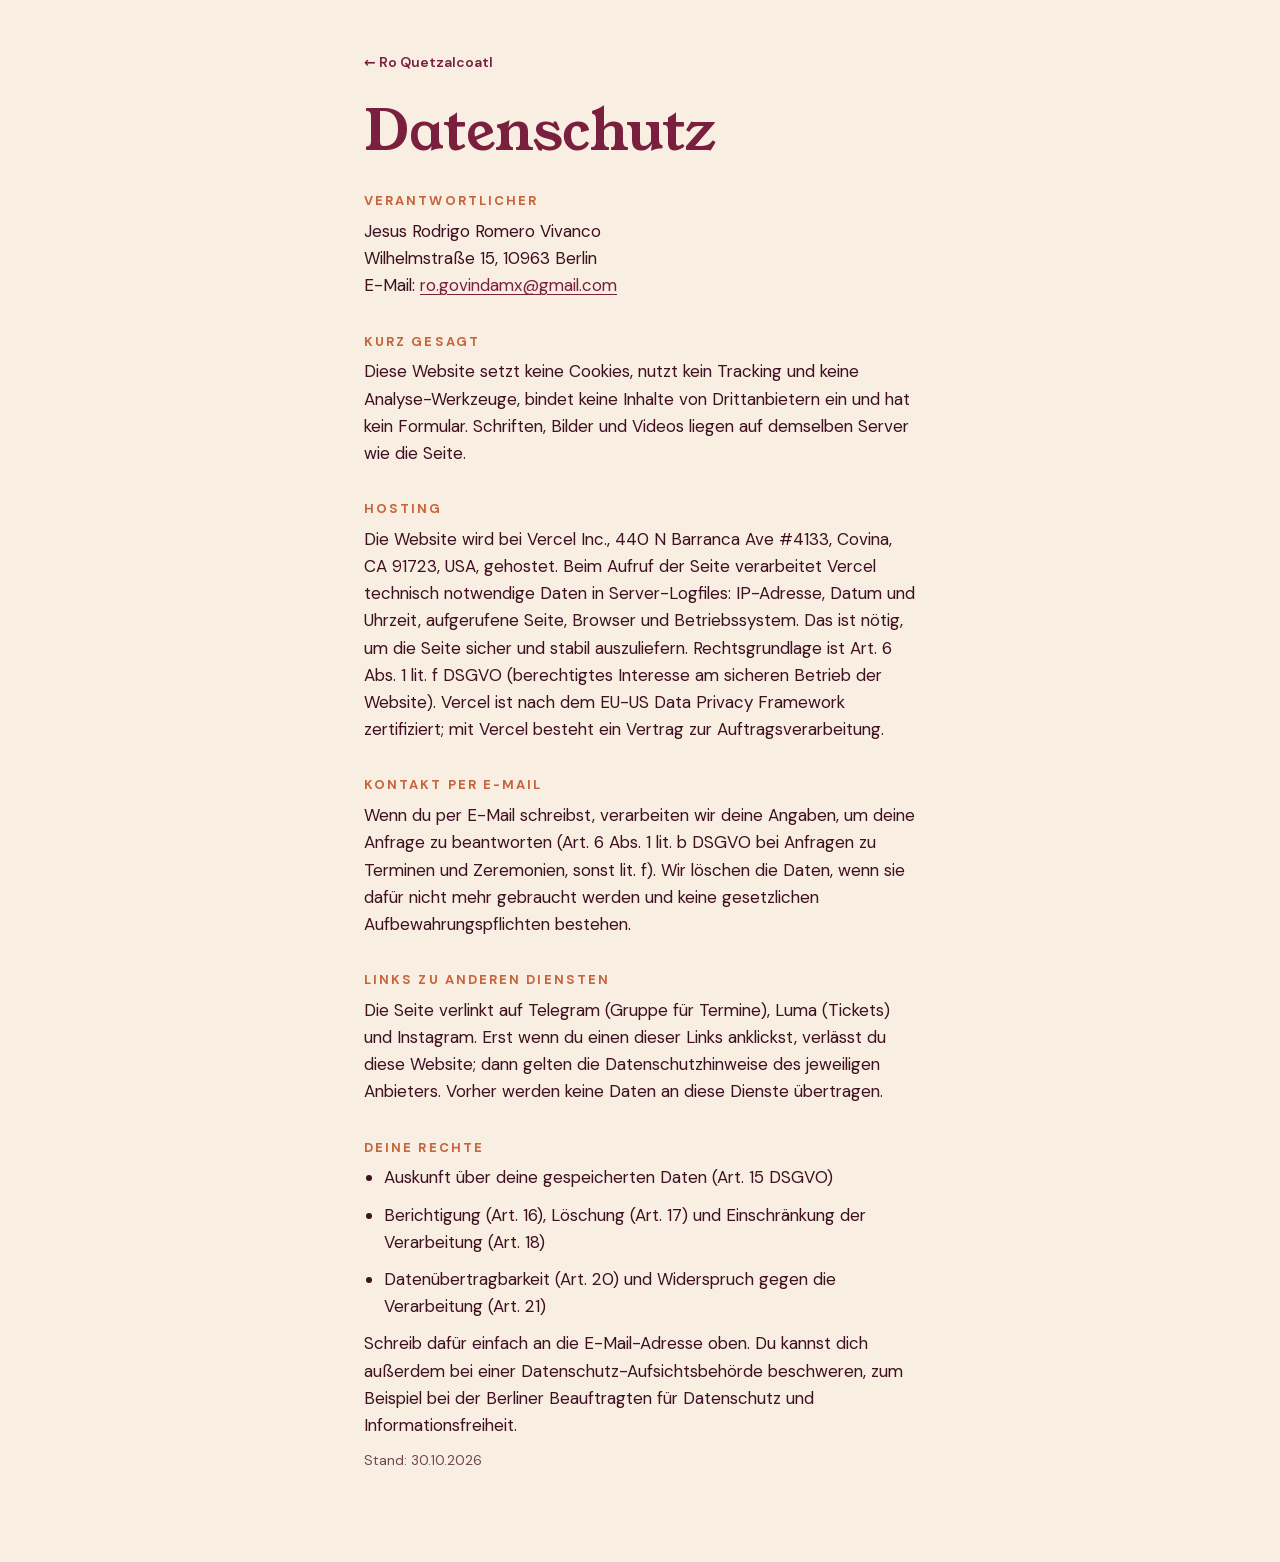
<file: datenschutz.html>
<!doctype html>
<html lang="de">
<head>
<meta charset="utf-8">
<meta name="viewport" content="width=device-width, initial-scale=1">
<title>Datenschutz · Ro Quetzalcoatl</title>
<link rel="stylesheet" href="fonts/fonts.css">
<style>
/* Layout: plain legal page in the site's colours. One narrow text column, back link on top. */
:root { --cream: #f8efe2; --burgundy: #7a1f3d; --terracotta: #c8643b; --ink: #3f0f22; --display: "Young Serif", Georgia, serif; --body: "DM Sans", system-ui, sans-serif; }
* { box-sizing: border-box; }
body { margin: 0; background: var(--cream); color: var(--ink); font-family: var(--body); font-size: 17px; line-height: 1.6; }
main { max-width: 680px; margin: 0 auto; padding: 48px max(16px, 5vw) 80px; }
a { color: var(--burgundy); text-underline-offset: 3px; }
.back { font-size: 14px; font-weight: 600; text-decoration: none; }
h1 { margin: 28px 0 24px; font-family: var(--display); font-weight: 400; font-size: clamp(38px, 6vw, 56px); line-height: 1; color: var(--burgundy); }
h2 { margin: 32px 0 6px; font-size: 13px; letter-spacing: .16em; text-transform: uppercase; color: var(--terracotta); }
p, li { margin: 0 0 10px; }
ul { padding-left: 20px; margin: 0 0 10px; }
.small { font-size: 14px; opacity: .75; }
</style>
</head>
<body>
<main>
  <a class="back" href="/">← Ro Quetzalcoatl</a>
  <h1>Datenschutz</h1>

  <h2>Verantwortlicher</h2>
  <p>Jesus Rodrigo Romero Vivanco<br>Wilhelmstraße 15, 10963 Berlin<br>E-Mail: <a href="mailto:ro.govindamx@gmail.com">ro.govindamx@gmail.com</a></p>

  <h2>Kurz gesagt</h2>
  <p>Diese Website setzt keine Cookies, nutzt kein Tracking und keine Analyse-Werkzeuge, bindet keine Inhalte von Drittanbietern ein und hat kein Formular. Schriften, Bilder und Videos liegen auf demselben Server wie die Seite.</p>

  <h2>Hosting</h2>
  <p>Die Website wird bei Vercel Inc., 440 N Barranca Ave #4133, Covina, CA 91723, USA, gehostet. Beim Aufruf der Seite verarbeitet Vercel technisch notwendige Daten in Server-Logfiles: IP-Adresse, Datum und Uhrzeit, aufgerufene Seite, Browser und Betriebssystem. Das ist nötig, um die Seite sicher und stabil auszuliefern. Rechtsgrundlage ist Art. 6 Abs. 1 lit. f DSGVO (berechtigtes Interesse am sicheren Betrieb der Website). Vercel ist nach dem EU-US Data Privacy Framework zertifiziert; mit Vercel besteht ein Vertrag zur Auftragsverarbeitung.</p>

  <h2>Kontakt per E-Mail</h2>
  <p>Wenn du per E-Mail schreibst, verarbeiten wir deine Angaben, um deine Anfrage zu beantworten (Art. 6 Abs. 1 lit. b DSGVO bei Anfragen zu Terminen und Zeremonien, sonst lit. f). Wir löschen die Daten, wenn sie dafür nicht mehr gebraucht werden und keine gesetzlichen Aufbewahrungspflichten bestehen.</p>

  <h2>Links zu anderen Diensten</h2>
  <p>Die Seite verlinkt auf Telegram (Gruppe für Termine), Luma (Tickets) und Instagram. Erst wenn du einen dieser Links anklickst, verlässt du diese Website; dann gelten die Datenschutzhinweise des jeweiligen Anbieters. Vorher werden keine Daten an diese Dienste übertragen.</p>

  <h2>Deine Rechte</h2>
  <ul>
    <li>Auskunft über deine gespeicherten Daten (Art. 15 DSGVO)</li>
    <li>Berichtigung (Art. 16), Löschung (Art. 17) und Einschränkung der Verarbeitung (Art. 18)</li>
    <li>Datenübertragbarkeit (Art. 20) und Widerspruch gegen die Verarbeitung (Art. 21)</li>
  </ul>
  <p>Schreib dafür einfach an die E-Mail-Adresse oben. Du kannst dich außerdem bei einer Datenschutz-Aufsichtsbehörde beschweren, zum Beispiel bei der Berliner Beauftragten für Datenschutz und Informationsfreiheit.</p>

  <p class="small">Stand: 30.10.2026</p>
</main>
</body>
</html>
</file>
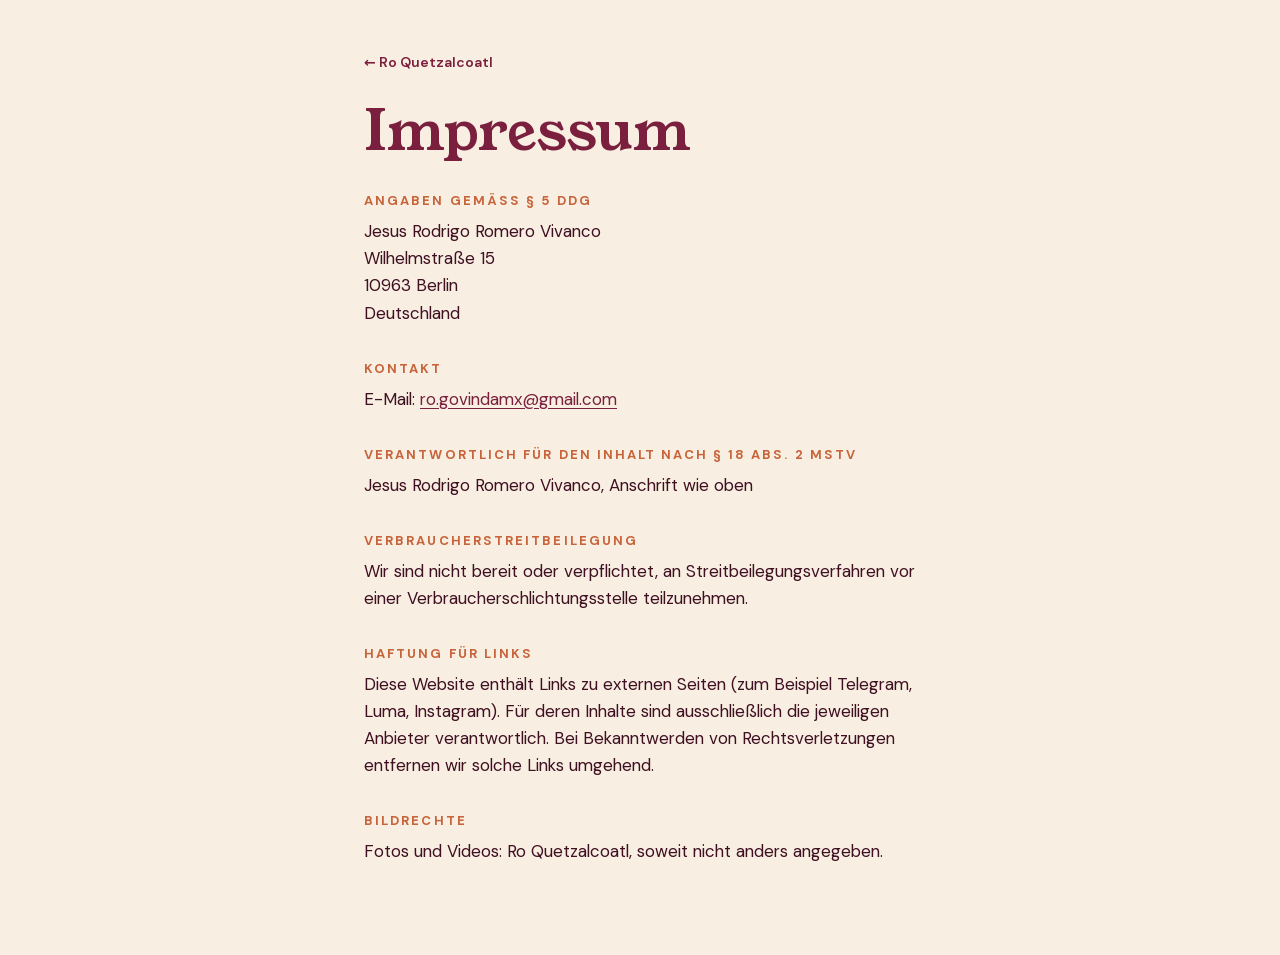
<file: impressum.html>
<!doctype html>
<html lang="de">
<head>
<meta charset="utf-8">
<meta name="viewport" content="width=device-width, initial-scale=1">
<title>Impressum · Ro Quetzalcoatl</title>
<link rel="stylesheet" href="fonts/fonts.css">
<style>
/* Layout: plain legal page in the site's colours. One narrow text column, back link on top. */
:root { --cream: #f8efe2; --burgundy: #7a1f3d; --terracotta: #c8643b; --ink: #3f0f22; --display: "Young Serif", Georgia, serif; --body: "DM Sans", system-ui, sans-serif; }
* { box-sizing: border-box; }
body { margin: 0; background: var(--cream); color: var(--ink); font-family: var(--body); font-size: 17px; line-height: 1.6; }
main { max-width: 680px; margin: 0 auto; padding: 48px max(16px, 5vw) 80px; }
a { color: var(--burgundy); text-underline-offset: 3px; }
.back { font-size: 14px; font-weight: 600; text-decoration: none; }
h1 { margin: 28px 0 24px; font-family: var(--display); font-weight: 400; font-size: clamp(38px, 6vw, 56px); line-height: 1; color: var(--burgundy); }
h2 { margin: 32px 0 6px; font-size: 13px; letter-spacing: .16em; text-transform: uppercase; color: var(--terracotta); }
p { margin: 0 0 10px; }
</style>
</head>
<body>
<main>
  <a class="back" href="/">← Ro Quetzalcoatl</a>
  <h1>Impressum</h1>

  <h2>Angaben gemäß § 5 DDG</h2>
  <p>Jesus Rodrigo Romero Vivanco<br>Wilhelmstraße 15<br>10963 Berlin<br>Deutschland</p>

  <h2>Kontakt</h2>
  <p>E-Mail: <a href="mailto:ro.govindamx@gmail.com">ro.govindamx@gmail.com</a></p>

  <h2>Verantwortlich für den Inhalt nach § 18 Abs. 2 MStV</h2>
  <p>Jesus Rodrigo Romero Vivanco, Anschrift wie oben</p>

  <h2>Verbraucherstreitbeilegung</h2>
  <p>Wir sind nicht bereit oder verpflichtet, an Streitbeilegungsverfahren vor einer Verbraucherschlichtungsstelle teilzunehmen.</p>

  <h2>Haftung für Links</h2>
  <p>Diese Website enthält Links zu externen Seiten (zum Beispiel Telegram, Luma, Instagram). Für deren Inhalte sind ausschließlich die jeweiligen Anbieter verantwortlich. Bei Bekanntwerden von Rechtsverletzungen entfernen wir solche Links umgehend.</p>

  <h2>Bildrechte</h2>
  <p>Fotos und Videos: Ro Quetzalcoatl, soweit nicht anders angegeben.</p>
</main>
</body>
</html>
</file>
<file: fonts/fonts.css>
/* Self-hosted Google Fonts (DSGVO): DM Sans + Young Serif. */
/* latin-ext */
@font-face {
  font-family: 'DM Sans';
  font-style: normal;
  font-weight: 400 700;
  font-display: swap;
  src: url(DMSans-latin-ext.woff2) format('woff2');
  unicode-range: U+0100-02BA, U+02BD-02C5, U+02C7-02CC, U+02CE-02D7, U+02DD-02FF, U+0304, U+0308, U+0329, U+1D00-1DBF, U+1E00-1E9F, U+1EF2-1EFF, U+2020, U+20A0-20AB, U+20AD-20C4, U+2113, U+2C60-2C7F, U+A720-A7FF;
}
/* latin */
@font-face {
  font-family: 'DM Sans';
  font-style: normal;
  font-weight: 400 700;
  font-display: swap;
  src: url(DMSans-latin.woff2) format('woff2');
  unicode-range: U+0000-00FF, U+0131, U+0152-0153, U+02BB-02BC, U+02C6, U+02DA, U+02DC, U+0304, U+0308, U+0329, U+2000-206F, U+20AC, U+2122, U+2191, U+2193, U+2212, U+2215, U+FEFF, U+FFFD;
}
/* latin-ext */
@font-face {
  font-family: 'Young Serif';
  font-style: normal;
  font-weight: 400;
  font-display: swap;
  src: url(YoungSerif-latin-ext.woff2) format('woff2');
  unicode-range: U+0100-02BA, U+02BD-02C5, U+02C7-02CC, U+02CE-02D7, U+02DD-02FF, U+0304, U+0308, U+0329, U+1D00-1DBF, U+1E00-1E9F, U+1EF2-1EFF, U+2020, U+20A0-20AB, U+20AD-20C4, U+2113, U+2C60-2C7F, U+A720-A7FF;
}
/* latin */
@font-face {
  font-family: 'Young Serif';
  font-style: normal;
  font-weight: 400;
  font-display: swap;
  src: url(YoungSerif-latin.woff2) format('woff2');
  unicode-range: U+0000-00FF, U+0131, U+0152-0153, U+02BB-02BC, U+02C6, U+02DA, U+02DC, U+0304, U+0308, U+0329, U+2000-206F, U+20AC, U+2122, U+2191, U+2193, U+2212, U+2215, U+FEFF, U+FFFD;
}
</file>
